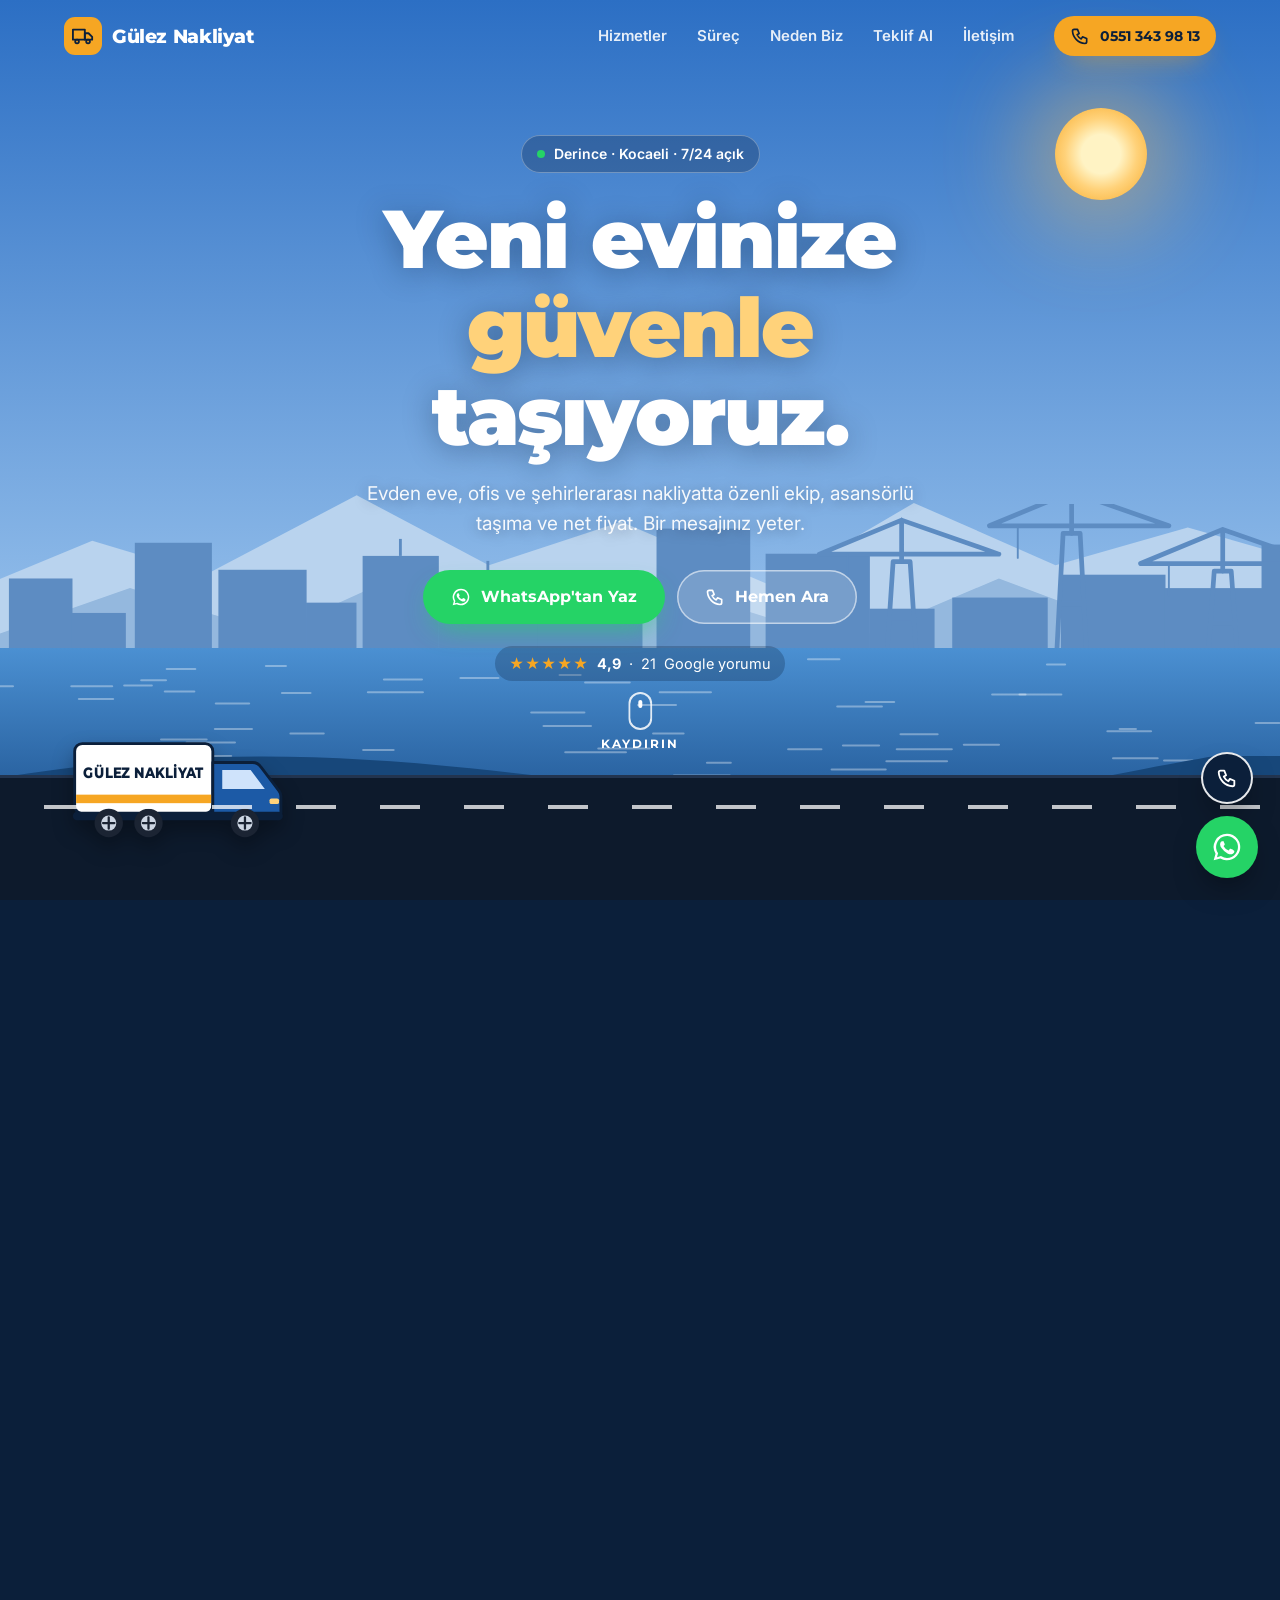
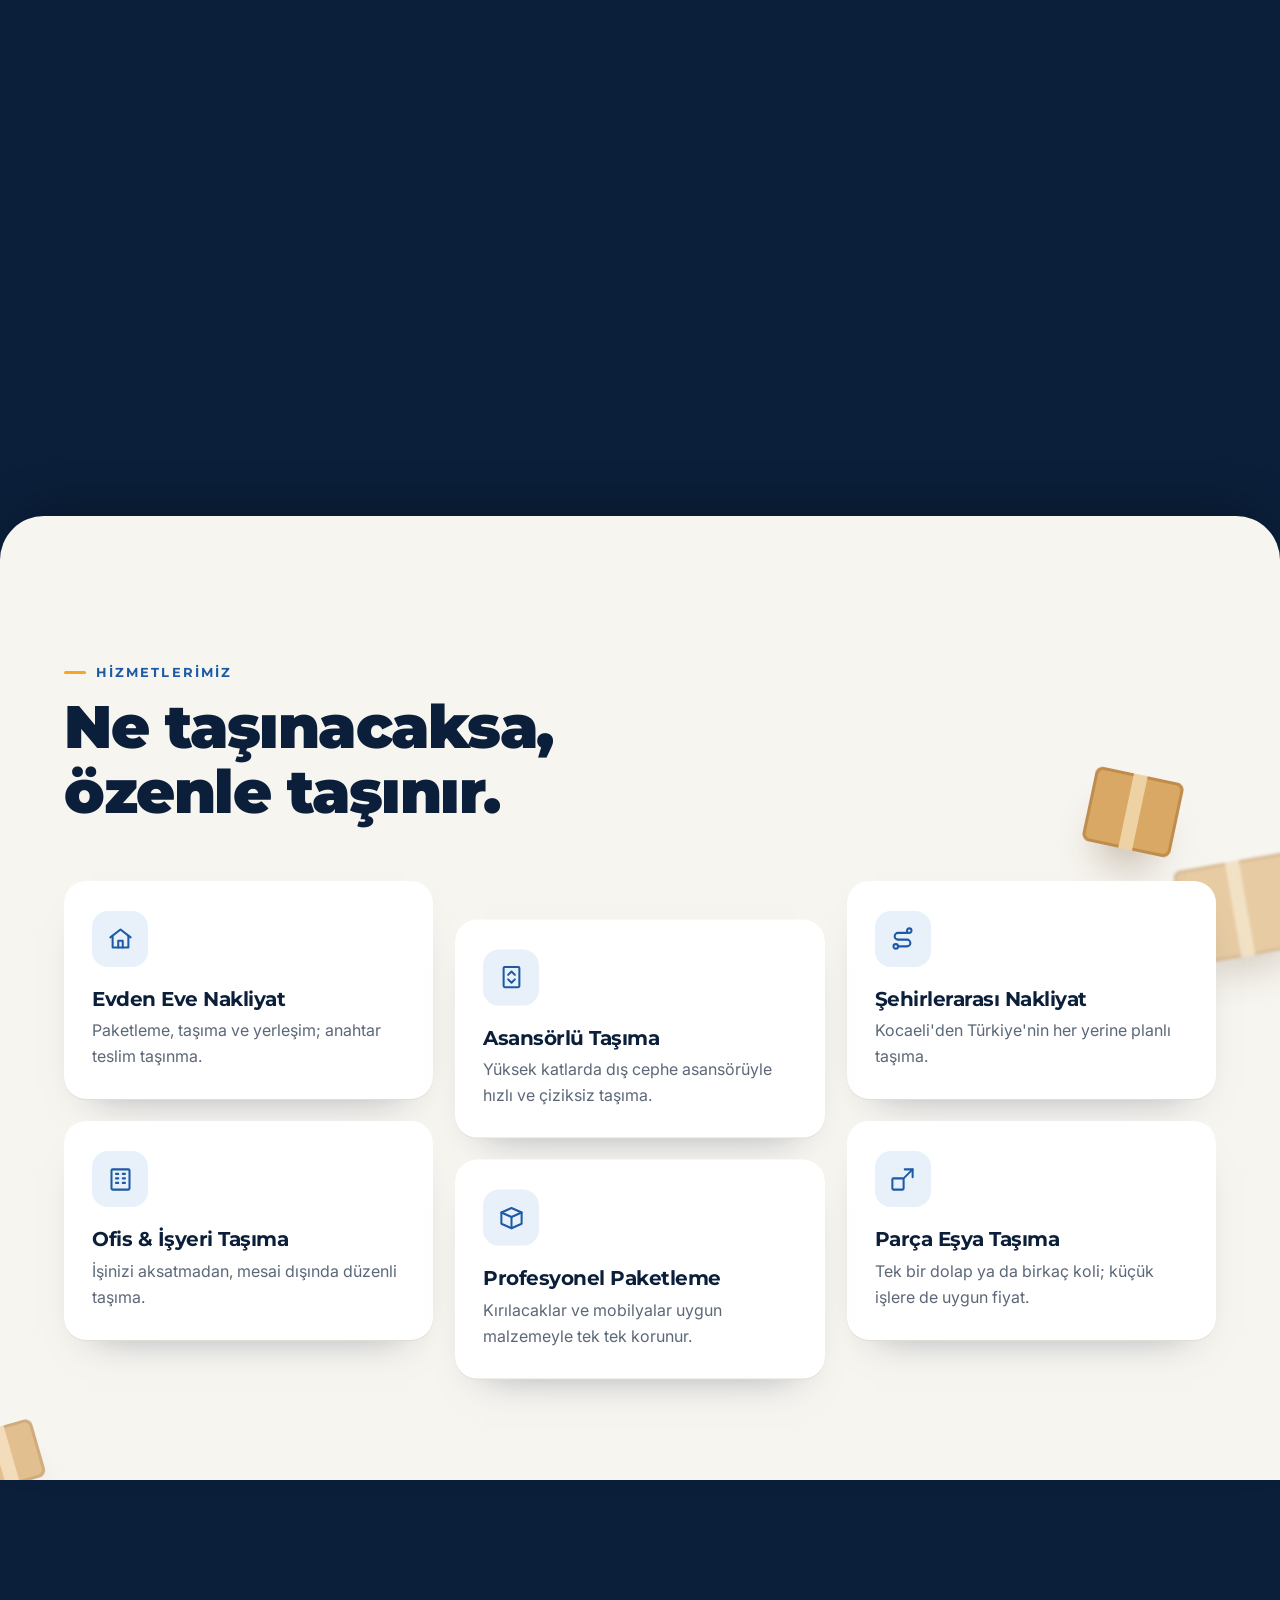
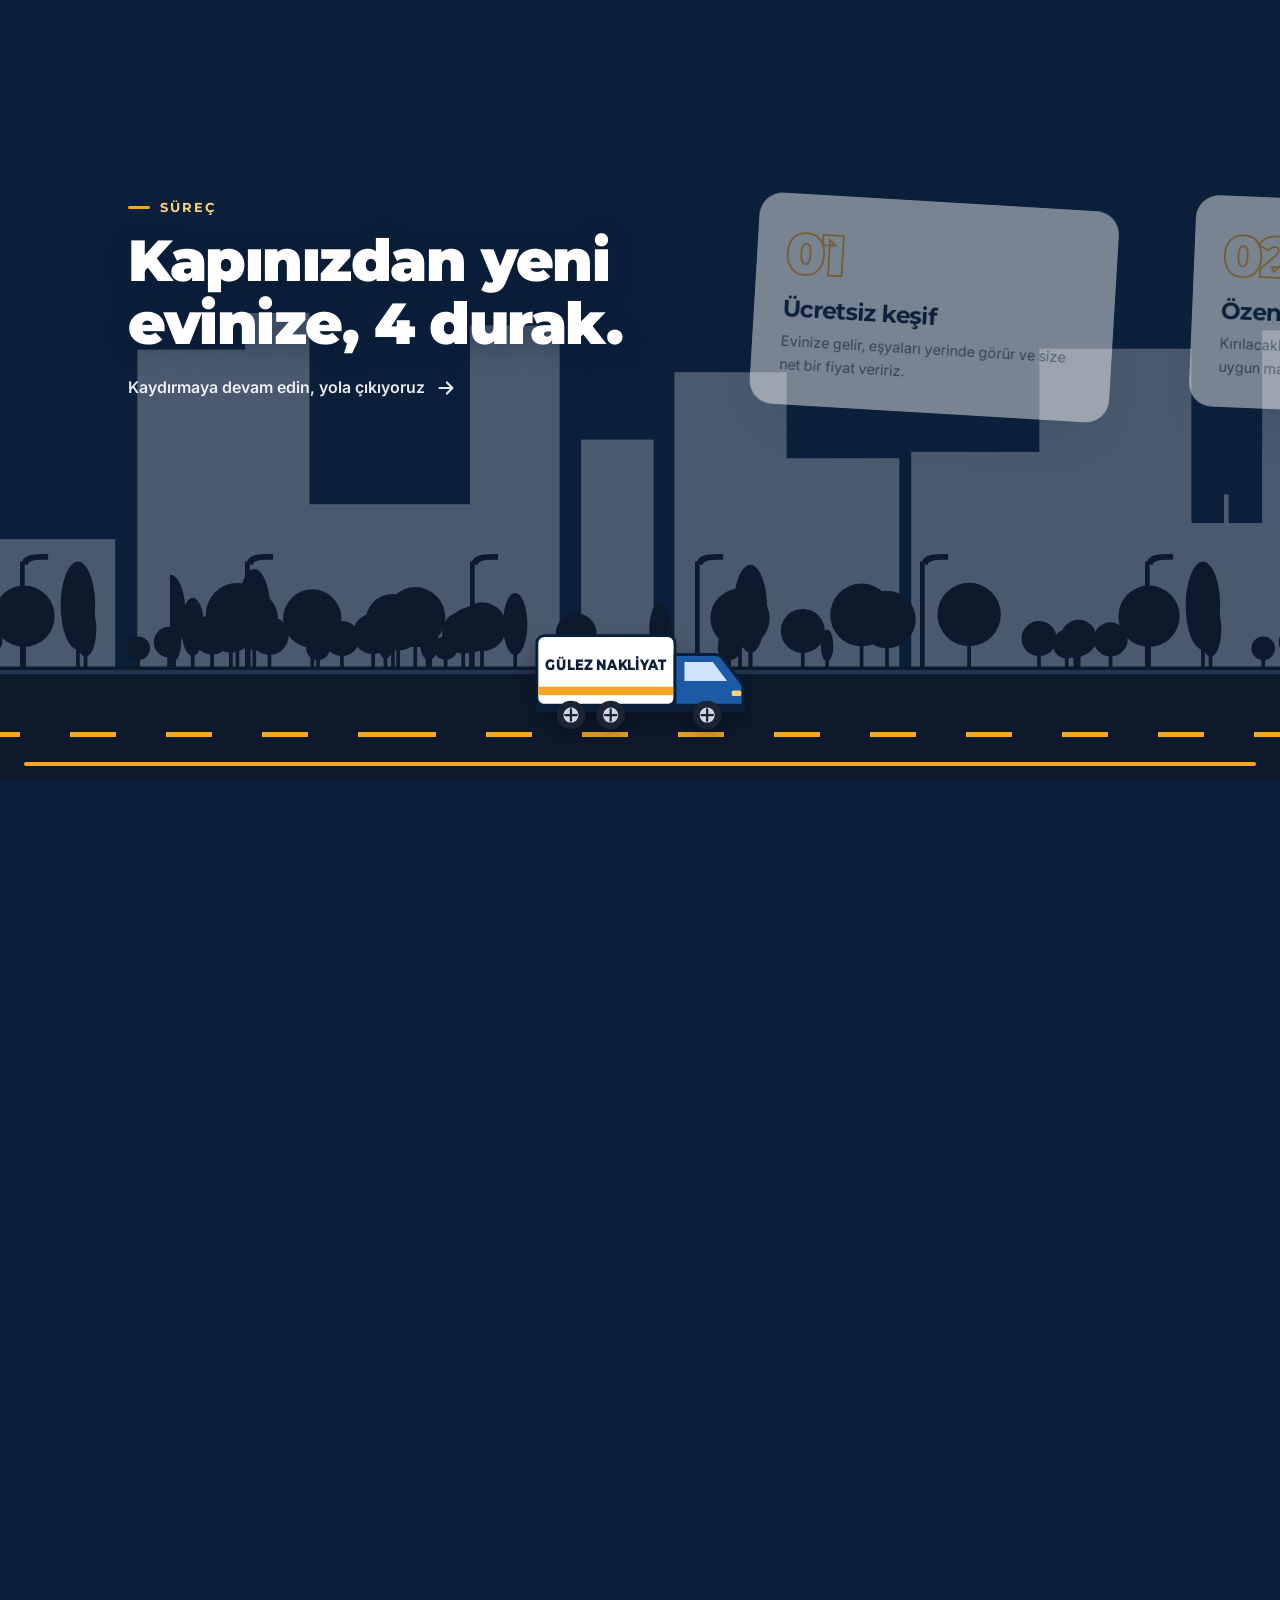
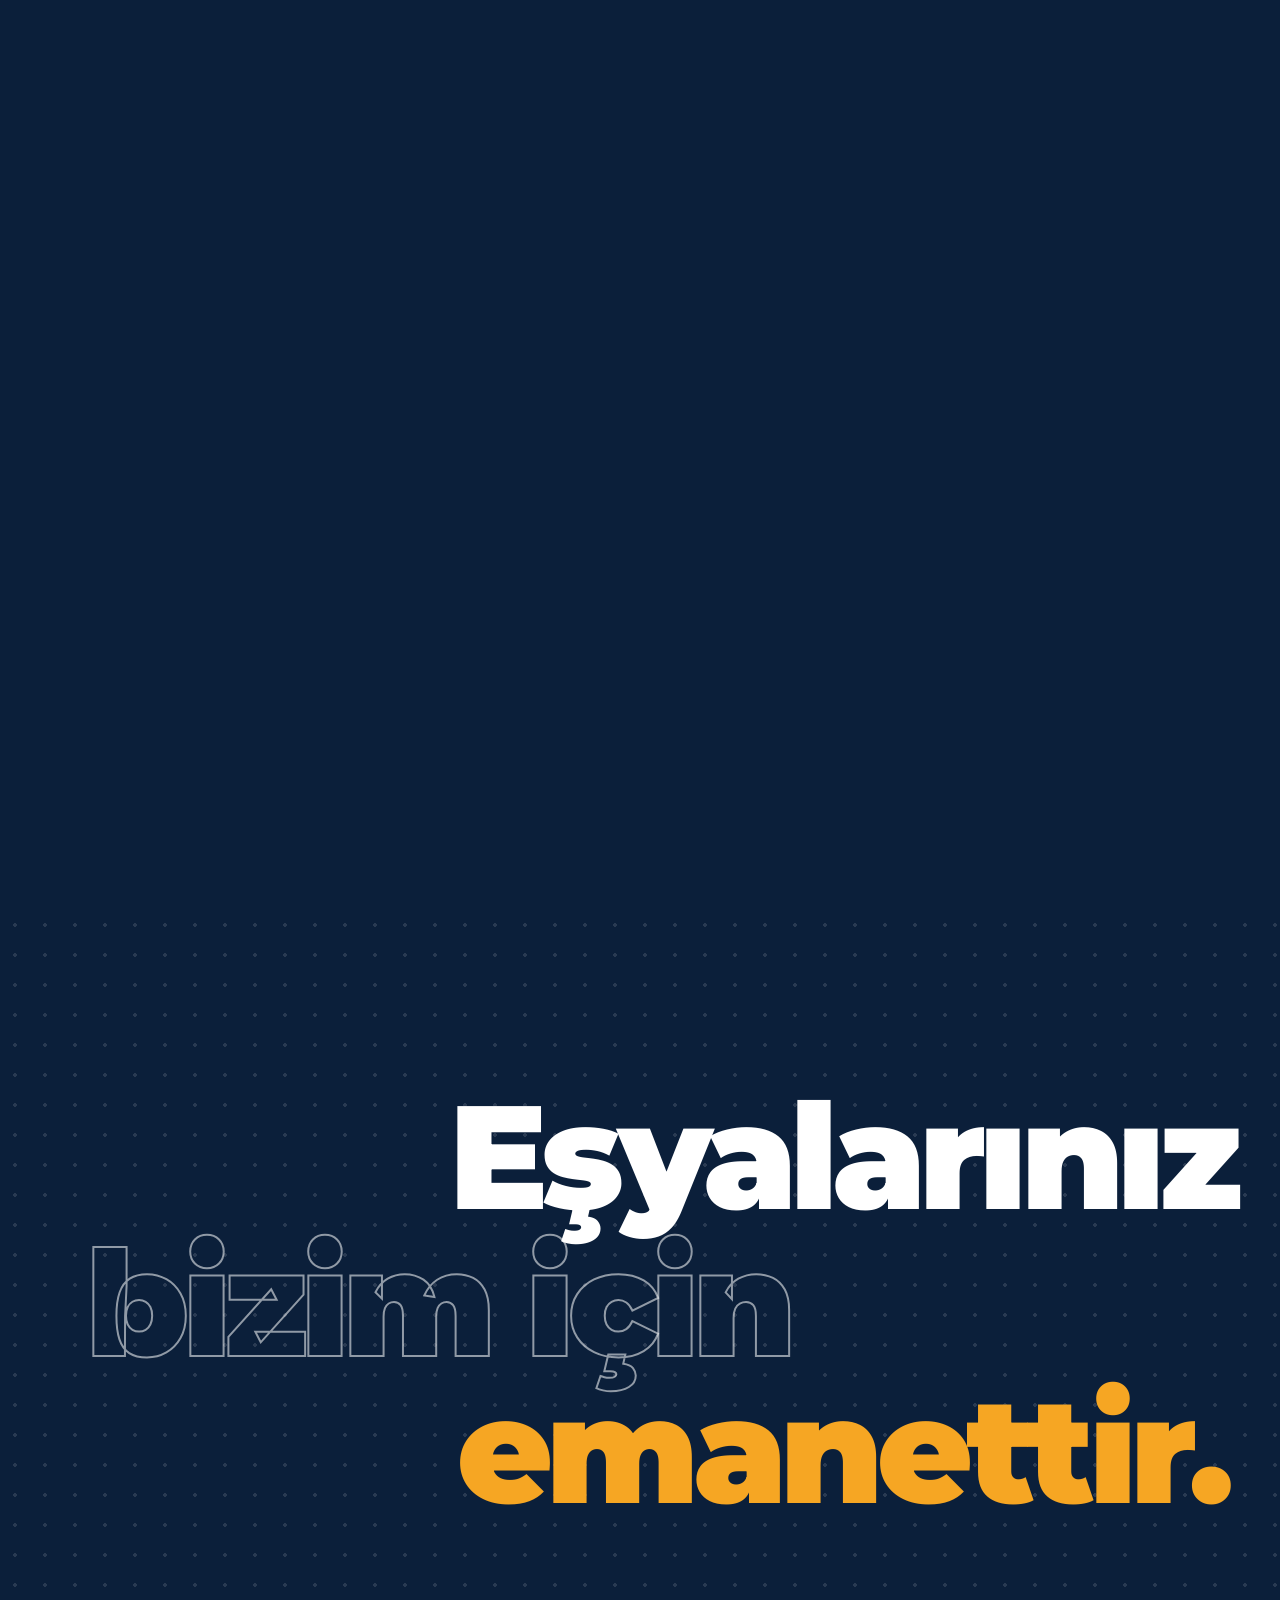
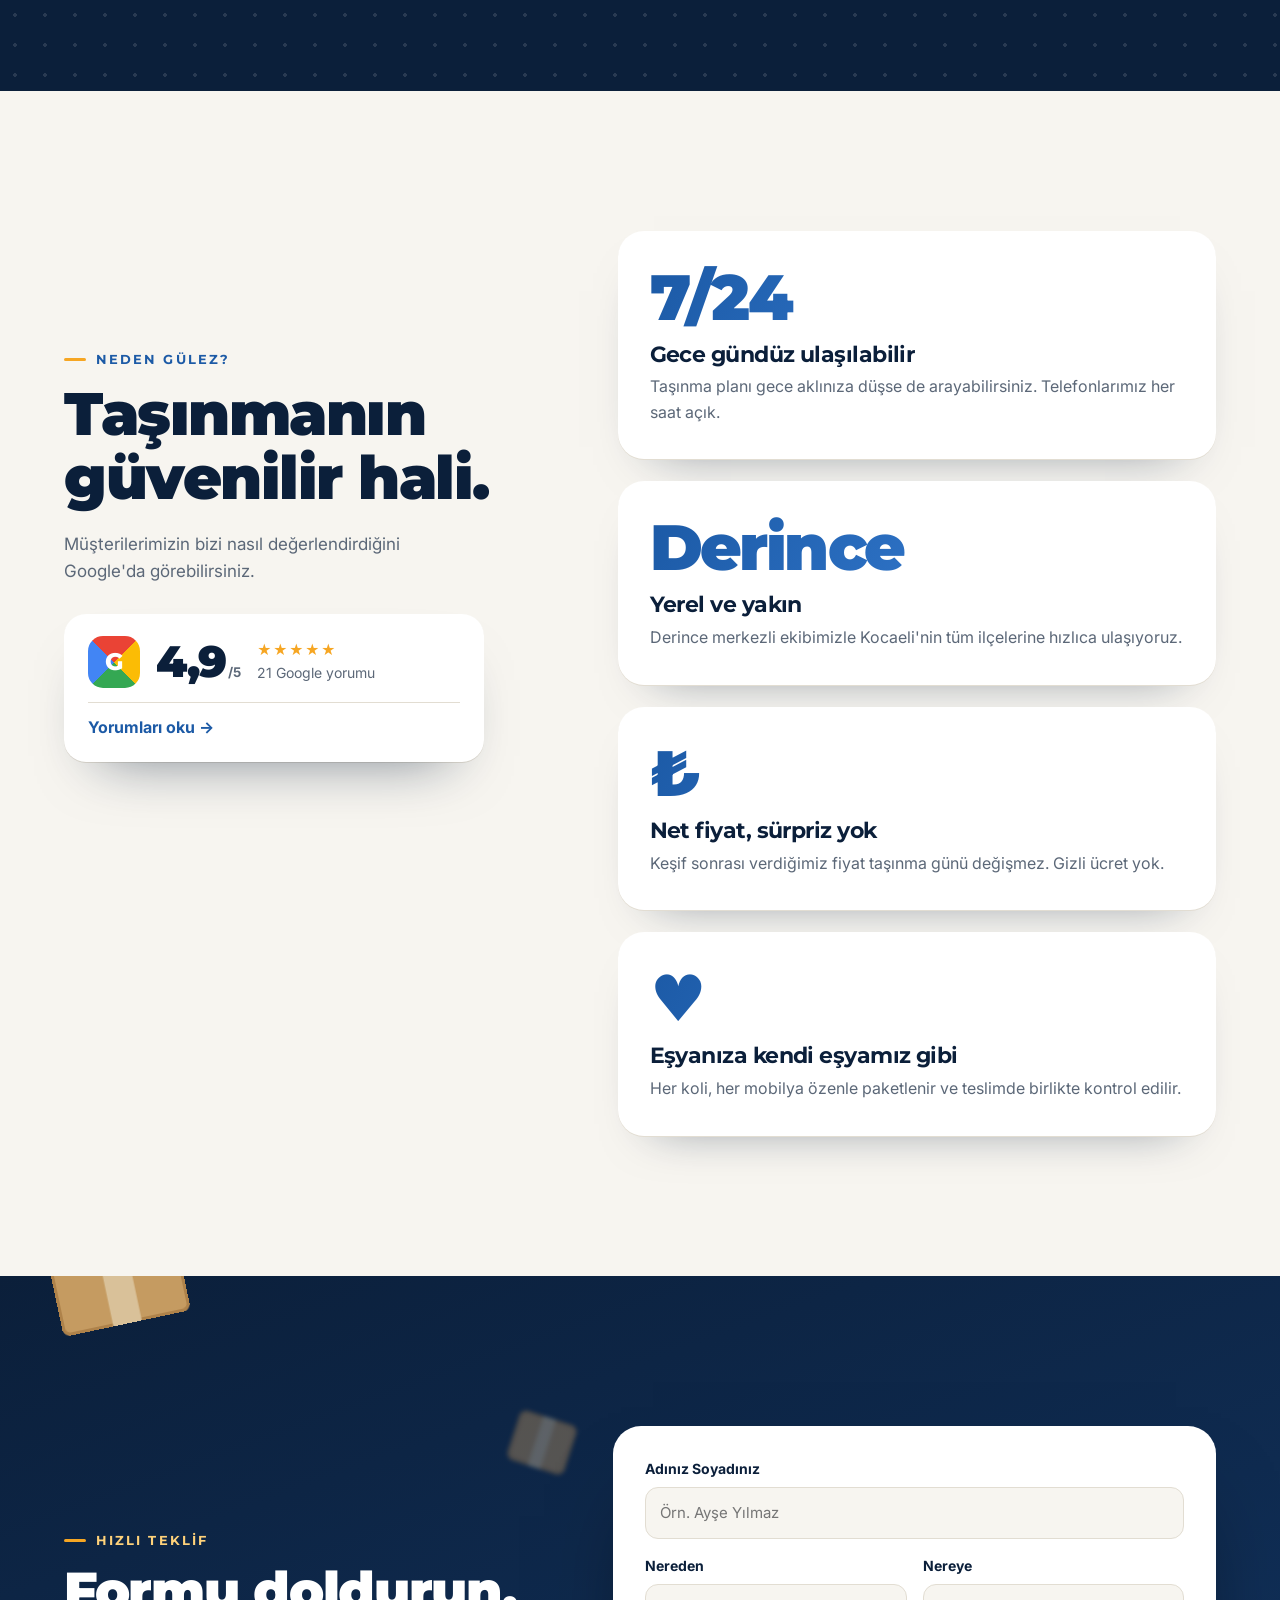
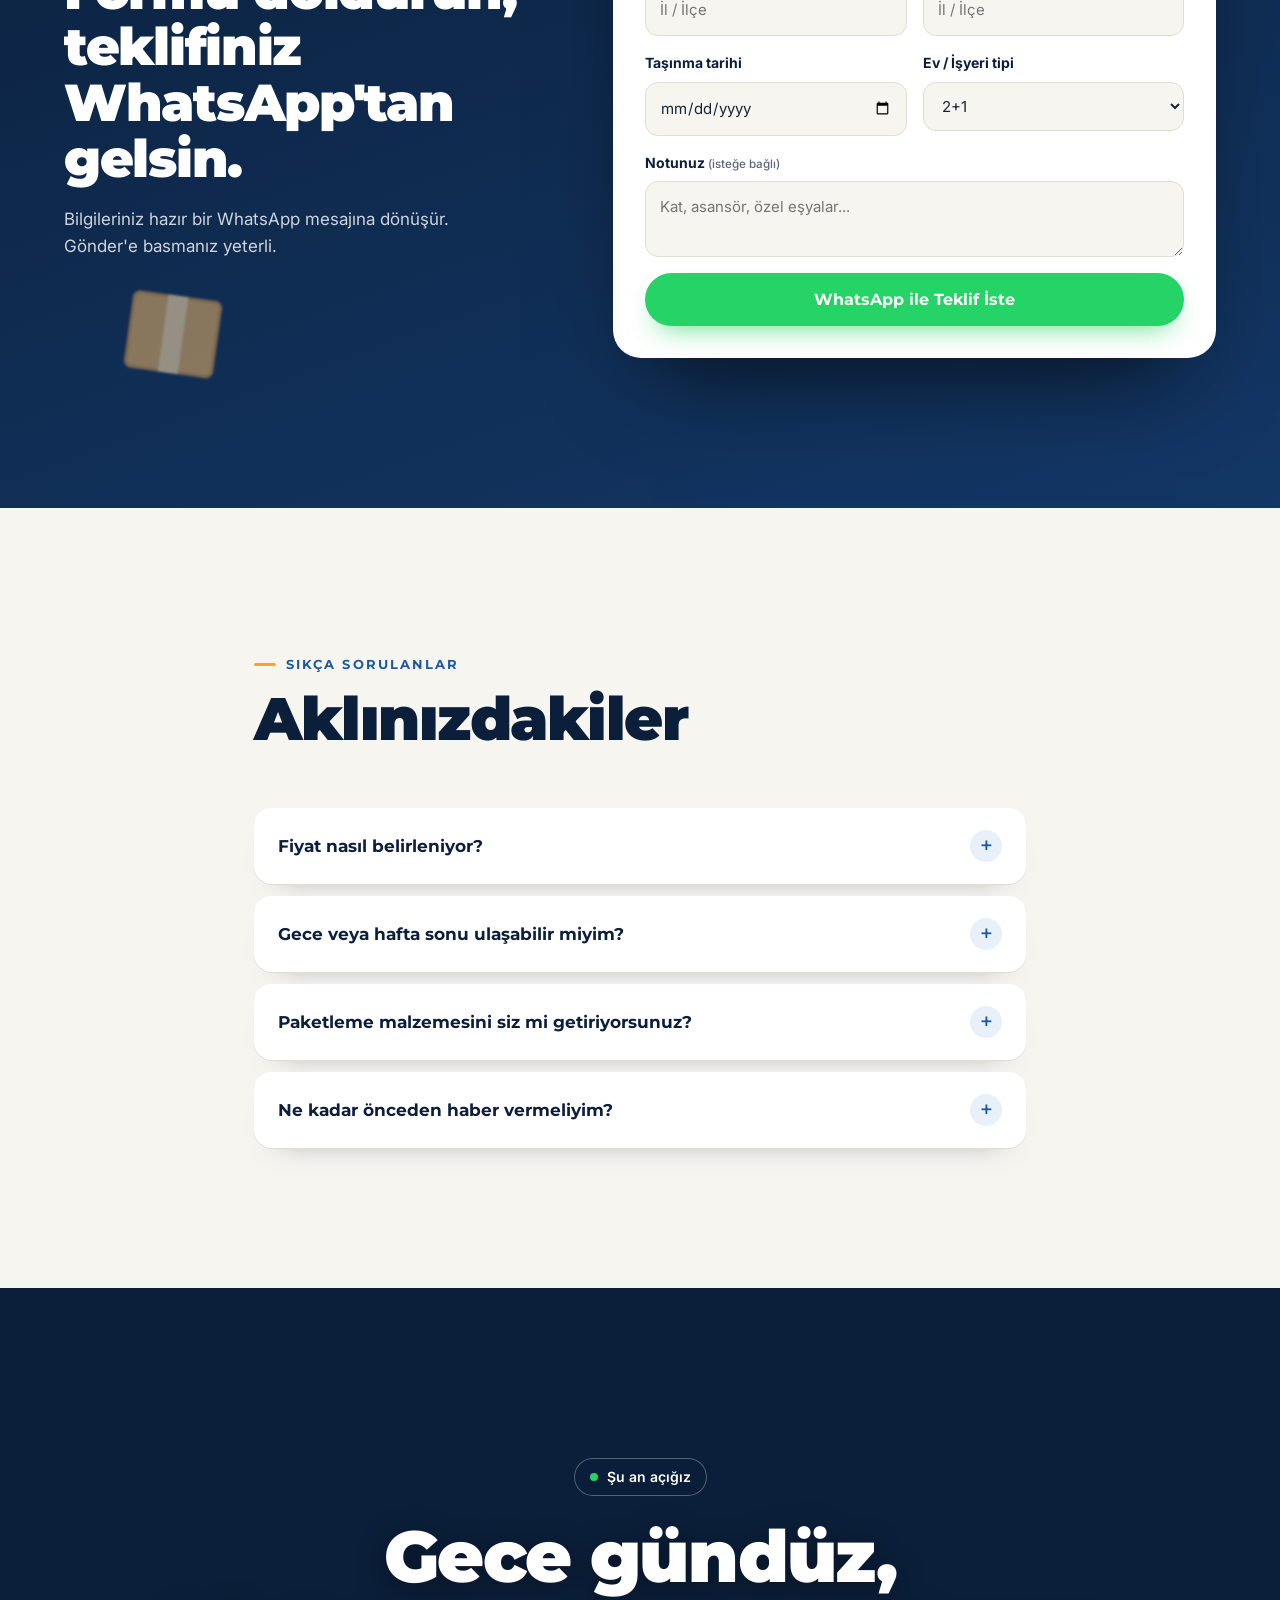
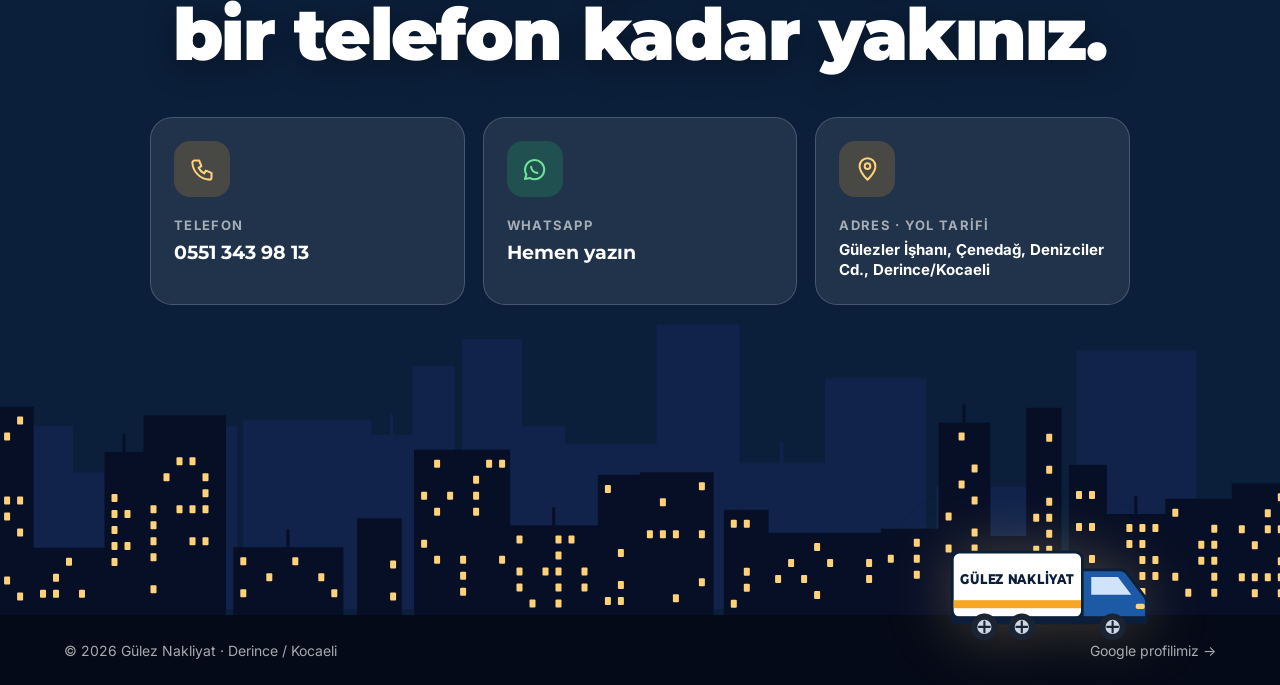
<file: index.html>
<!DOCTYPE html>
<html lang="tr">
<head>
  <meta charset="UTF-8">
  <meta name="viewport" content="width=device-width, initial-scale=1">
  <title>Gülez Nakliyat | Derince Kocaeli Evden Eve Nakliyat</title>
  <meta name="description" content="Gülez Nakliyat: Derince ve Kocaeli'de 7/24 evden eve, ofis ve şehirlerarası nakliyat. Ücretsiz keşif, asansörlü taşıma ve WhatsApp'tan hızlı fiyat teklifi. 0551 343 98 13">
  <meta name="theme-color" content="#0b1f3a">
  <link rel="preconnect" href="https://fonts.googleapis.com">
  <link rel="preconnect" href="https://fonts.gstatic.com" crossorigin>
  <link href="https://fonts.googleapis.com/css2?family=Inter:wght@400;500;600;700&family=Montserrat:wght@600;700;800;900&display=swap" rel="stylesheet">
  <link rel="stylesheet" href="style.css">
</head>
<body>

  <!-- Sabit gökyüzü: scroll ilerledikçe gündüzden geceye döner -->
  <div class="sky" aria-hidden="true">
    <div class="stars"></div>
    <div class="sun"></div>
    <div class="moon"></div>
  </div>

  <div class="topbar" aria-hidden="true"><span></span></div>

  <header class="header">
    <div class="wrap header-inner">
      <a href="#top" class="logo" aria-label="Ana sayfa">
        <span class="logo-mark"><svg viewBox="0 0 24 24" fill="none" stroke="currentColor" stroke-width="2" stroke-linecap="round" stroke-linejoin="round"><path d="M1 5h13v11H1z"/><path d="M14 9h4l4 4v3h-8z"/><circle cx="5.5" cy="18" r="2"/><circle cx="17.5" cy="18" r="2"/></svg></span>
        <span data-firma>Gülez Nakliyat</span>
      </a>
      <nav class="nav" aria-label="Ana menü">
        <a href="#hizmetler">Hizmetler</a>
        <a href="#surec">Süreç</a>
        <a href="#neden">Neden Biz</a>
        <a href="#teklif">Teklif Al</a>
        <a href="#iletisim">İletişim</a>
      </nav>
      <a href="#" class="btn btn-amber header-call" data-tel aria-label="Telefonla ara">
        <svg viewBox="0 0 24 24" fill="none" stroke="currentColor" stroke-width="2" stroke-linecap="round" stroke-linejoin="round"><path d="M5 4h4l2 5-2.5 1.5a11 11 0 0 0 5 5L15 13l5 2v4a2 2 0 0 1-2 2A16 16 0 0 1 3 6a2 2 0 0 1 2-2"/></svg>
        <span data-tel-text>0551 343 98 13</span>
      </a>
    </div>
  </header>

  <main id="top">

    <!-- HERO: Körfez manzarası, katmanlar farklı hızlarda hareket eder -->
    <section class="hero">
      <div class="hero-stage">
      <div class="hero-copy">
        <span class="pill"><i class="dot"></i> Derince · Kocaeli · 7/24 açık</span>
        <h1>Yeni evinize<br><span class="hl">güvenle</span> taşıyoruz.</h1>
        <p>Evden eve, ofis ve şehirlerarası nakliyatta özenli ekip, asansörlü taşıma ve net fiyat. Bir mesajınız yeter.</p>
        <div class="cta">
          <a href="#" class="btn btn-wa btn-lg" data-wa>
            <svg viewBox="0 0 24 24" fill="currentColor"><path d="M12 2a10 10 0 0 0-8.6 15.1L2 22l5-1.3A10 10 0 1 0 12 2zm0 18.2a8.2 8.2 0 0 1-4.2-1.2l-.3-.2-3 .8.8-2.9-.2-.3A8.2 8.2 0 1 1 12 20.2zm4.5-6.1c-.2-.1-1.5-.7-1.7-.8-.2-.1-.4-.1-.6.1l-.8 1c-.1.2-.3.2-.5.1a6.7 6.7 0 0 1-3.3-2.9c-.3-.4.3-.4.7-1.4.1-.2 0-.3 0-.4l-.8-1.8c-.2-.5-.4-.4-.6-.4h-.5a1 1 0 0 0-.7.3 3 3 0 0 0-.9 2.2 5.2 5.2 0 0 0 1.1 2.7 11.8 11.8 0 0 0 4.5 4c1.7.7 2.3.8 3.2.6.5-.1 1.5-.6 1.7-1.2.2-.6.2-1.1.2-1.2-.1-.1-.3-.2-.5-.3z"/></svg>
            WhatsApp'tan Yaz
          </a>
          <a href="#" class="btn btn-glass btn-lg" data-tel>
            <svg viewBox="0 0 24 24" fill="none" stroke="currentColor" stroke-width="2" stroke-linecap="round" stroke-linejoin="round"><path d="M5 4h4l2 5-2.5 1.5a11 11 0 0 0 5 5L15 13l5 2v4a2 2 0 0 1-2 2A16 16 0 0 1 3 6a2 2 0 0 1 2-2"/></svg>
            Hemen Ara
          </a>
        </div>
        <a href="#" class="rating" data-google target="_blank" rel="noopener">
          <span class="stars-txt">★★★★★</span>
          <b data-puan>4,9</b> · <span data-yorum>21</span> Google yorumu
        </a>
      </div>

      <div class="hero-copy2" aria-hidden="true">
        <span>Körfezin iki yakasından</span>
        <strong>Türkiye'nin her yerine.</strong>
      </div>

      <!-- data-z: 0 = en uzak (yavaş), 1 = en yakın (hızlı) -->
      <div class="layer l-mountains" data-z="0.05" aria-hidden="true"></div>
      <div class="layer l-city" data-z="0.15" aria-hidden="true"></div>
      <div class="layer l-water" data-z="0.3" aria-hidden="true"><div class="ship"></div></div>
      <div class="layer l-hills" data-z="0.5" aria-hidden="true"></div>
      <div class="layer l-road" data-z="0.08" aria-hidden="true"><div class="hero-truck" data-truck></div></div>

      <div class="scroll-cue" aria-hidden="true"><span class="mouse"></span>Kaydırın</div>
      </div>
    </section>

    <!-- HİZMETLER -->
    <section class="paper curtain" id="hizmetler">
      <span class="float-box fb1" data-speed="-0.25" aria-hidden="true"></span>
      <span class="float-box fb2" data-speed="0.18" aria-hidden="true"></span>
      <span class="float-box fb3" data-speed="-0.12" aria-hidden="true"></span>

      <div class="wrap">
        <div class="head reveal">
          <span class="kicker">Hizmetlerimiz</span>
          <h2>Ne taşınacaksa,<br>özenle taşınır.</h2>
        </div>

        <div class="services">
          <article class="svc reveal">
            <span class="svc-icon"><svg viewBox="0 0 24 24"><path d="M3 11l9-7 9 7"/><path d="M5 10v10h14V10"/><path d="M10 20v-6h4v6"/></svg></span>
            <h3>Evden Eve Nakliyat</h3>
            <p>Paketleme, taşıma ve yerleşim; anahtar teslim taşınma.</p>
          </article>
          <article class="svc reveal" data-speed="-0.07" data-dsk>
            <span class="svc-icon"><svg viewBox="0 0 24 24"><rect x="5" y="3" width="14" height="18" rx="1"/><path d="M9 10l3-3 3 3M9 14l3 3 3-3"/></svg></span>
            <h3>Asansörlü Taşıma</h3>
            <p>Yüksek katlarda dış cephe asansörüyle hızlı ve çiziksiz taşıma.</p>
          </article>
          <article class="svc reveal">
            <span class="svc-icon"><svg viewBox="0 0 24 24"><circle cx="6" cy="19" r="2"/><circle cx="18" cy="5" r="2"/><path d="M8 19h8a3 3 0 0 0 0-6H8a3 3 0 0 1 0-6h8"/></svg></span>
            <h3>Şehirlerarası Nakliyat</h3>
            <p>Kocaeli'den Türkiye'nin her yerine planlı taşıma.</p>
          </article>
          <article class="svc reveal">
            <span class="svc-icon"><svg viewBox="0 0 24 24"><rect x="4" y="3" width="16" height="18" rx="1"/><path d="M8 7h2M14 7h2M8 11h2M14 11h2M8 15h2M14 15h2"/></svg></span>
            <h3>Ofis &amp; İşyeri Taşıma</h3>
            <p>İşinizi aksatmadan, mesai dışında düzenli taşıma.</p>
          </article>
          <article class="svc reveal" data-speed="-0.07" data-dsk>
            <span class="svc-icon"><svg viewBox="0 0 24 24"><path d="M3 7l9-4 9 4-9 4-9-4z"/><path d="M3 7v10l9 4 9-4V7"/><path d="M12 11v10"/></svg></span>
            <h3>Profesyonel Paketleme</h3>
            <p>Kırılacaklar ve mobilyalar uygun malzemeyle tek tek korunur.</p>
          </article>
          <article class="svc reveal">
            <span class="svc-icon"><svg viewBox="0 0 24 24"><path d="M14 3h7v7"/><path d="M21 3l-8 8"/><rect x="3" y="11" width="10" height="10" rx="1"/></svg></span>
            <h3>Parça Eşya Taşıma</h3>
            <p>Tek bir dolap ya da birkaç koli; küçük işlere de uygun fiyat.</p>
          </article>
        </div>
      </div>
    </section>

    <!-- SÜREÇ: dikey scroll ile yatay ilerleyen yolculuk -->
    <section class="hs" id="surec">
      <div class="hs-sticky">
        <div class="hs-far" aria-hidden="true"></div>
        <div class="hs-mid" aria-hidden="true"></div>

        <div class="hs-track">
          <div class="hs-panel hs-intro">
            <span class="kicker light">Süreç</span>
            <h2>Kapınızdan yeni evinize, 4 durak.</h2>
            <p class="hs-hint">Kaydırmaya devam edin, yola çıkıyoruz
              <svg viewBox="0 0 24 24" fill="none" stroke="currentColor" stroke-width="2.4" stroke-linecap="round" stroke-linejoin="round"><path d="M5 12h14M13 6l6 6-6 6"/></svg>
            </p>
          </div>
          <article class="hs-panel step">
            <span class="step-num">01</span>
            <h3>Ücretsiz keşif</h3>
            <p>Evinize gelir, eşyaları yerinde görür ve size net bir fiyat veririz.</p>
          </article>
          <article class="hs-panel step">
            <span class="step-num">02</span>
            <h3>Özenli paketleme</h3>
            <p>Kırılacaklar, mobilyalar ve beyaz eşyalar uygun malzemeyle korunur.</p>
          </article>
          <article class="hs-panel step">
            <span class="step-num">03</span>
            <h3>Güvenli yolculuk</h3>
            <p>Asansörlü sistem ve kapalı kasa araçla eşyalarınız yola çıkar.</p>
          </article>
          <article class="hs-panel step">
            <span class="step-num">04</span>
            <h3>Yerleşim</h3>
            <p>Mobilyalar kurulur, her şey istediğiniz yere yerleştirilir.</p>
          </article>
          <div class="hs-panel hs-end">
            <h3>Sıradaki durak<br>sizin yeni eviniz.</h3>
            <a href="#teklif" class="btn btn-amber btn-lg">Teklif Al</a>
          </div>
        </div>

        <div class="hs-road" aria-hidden="true">
          <span class="hs-dash"></span>
          <div class="hs-truck" data-truck></div>
        </div>
        <div class="hs-progress" aria-hidden="true"><span></span></div>
      </div>
    </section>

    <!-- BÜYÜK YAZI BANDI -->
    <section class="band" aria-label="Eşyalarınız bizim için emanettir">
      <div class="band-dots" data-speed="0.3" aria-hidden="true"></div>
      <p class="band-line" data-dir="-1" aria-hidden="true">Eşyalarınız</p>
      <p class="band-line outline" data-dir="1" aria-hidden="true">bizim için</p>
      <p class="band-line" data-dir="-1" aria-hidden="true"><em>emanettir.</em></p>
    </section>

    <!-- NEDEN BİZ: sol taraf sabit, sağ taraf akar -->
    <section class="paper" id="neden">
      <div class="wrap why">
        <div class="why-sticky">
          <span class="kicker">Neden Gülez?</span>
          <h2>Taşınmanın güvenilir hali.</h2>
          <p class="why-lead">Müşterilerimizin bizi nasıl değerlendirdiğini Google'da görebilirsiniz.</p>
          <a href="#" class="g-card" data-google target="_blank" rel="noopener">
            <span class="g-logo">G</span>
            <span class="g-score"><b data-puan>4,9</b><small>/5</small></span>
            <span class="g-meta"><span class="stars-txt">★★★★★</span><span><span data-yorum>21</span> Google yorumu</span></span>
            <span class="g-go">Yorumları oku →</span>
          </a>
        </div>

        <div class="why-list">
          <article class="why-item reveal">
            <span class="why-big">7/24</span>
            <h3>Gece gündüz ulaşılabilir</h3>
            <p>Taşınma planı gece aklınıza düşse de arayabilirsiniz. Telefonlarımız her saat açık.</p>
          </article>
          <article class="why-item reveal">
            <span class="why-big">Derince</span>
            <h3>Yerel ve yakın</h3>
            <p>Derince merkezli ekibimizle Kocaeli'nin tüm ilçelerine hızlıca ulaşıyoruz.</p>
          </article>
          <article class="why-item reveal">
            <span class="why-big">₺</span>
            <h3>Net fiyat, sürpriz yok</h3>
            <p>Keşif sonrası verdiğimiz fiyat taşınma günü değişmez. Gizli ücret yok.</p>
          </article>
          <article class="why-item reveal">
            <span class="why-big">♥</span>
            <h3>Eşyanıza kendi eşyamız gibi</h3>
            <p>Her koli, her mobilya özenle paketlenir ve teslimde birlikte kontrol edilir.</p>
          </article>
        </div>
      </div>
    </section>

    <!-- TEKLİF FORMU → WhatsApp -->
    <section class="quote" id="teklif">
      <span class="qbox q1" data-speed="0.35" aria-hidden="true"></span>
      <span class="qbox q2" data-speed="-0.2" aria-hidden="true"></span>
      <span class="qbox q3" data-speed="0.15" aria-hidden="true"></span>
      <span class="qbox q4" data-speed="-0.4" aria-hidden="true"></span>

      <div class="wrap quote-grid">
        <div class="quote-text reveal">
          <span class="kicker light">Hızlı teklif</span>
          <h2>Formu doldurun, teklifiniz WhatsApp'tan gelsin.</h2>
          <p>Bilgileriniz hazır bir WhatsApp mesajına dönüşür. Gönder'e basmanız yeterli.</p>
        </div>

        <form class="form reveal" id="teklifForm" novalidate>
          <div class="field full">
            <label for="ad">Adınız Soyadınız</label>
            <input id="ad" name="ad" type="text" autocomplete="name" placeholder="Örn. Ayşe Yılmaz" required>
          </div>
          <div class="field">
            <label for="nereden">Nereden</label>
            <input id="nereden" name="nereden" type="text" placeholder="İl / İlçe" required>
          </div>
          <div class="field">
            <label for="nereye">Nereye</label>
            <input id="nereye" name="nereye" type="text" placeholder="İl / İlçe" required>
          </div>
          <div class="field">
            <label for="tarih">Taşınma tarihi</label>
            <input id="tarih" name="tarih" type="date">
          </div>
          <div class="field">
            <label for="tip">Ev / İşyeri tipi</label>
            <select id="tip" name="tip">
              <option>1+1</option>
              <option selected>2+1</option>
              <option>3+1</option>
              <option>4+1 ve üzeri</option>
              <option>Villa</option>
              <option>Ofis / İşyeri</option>
              <option>Parça eşya</option>
            </select>
          </div>
          <div class="field full">
            <label for="not">Notunuz <small>(isteğe bağlı)</small></label>
            <textarea id="not" name="not" rows="2" placeholder="Kat, asansör, özel eşyalar..."></textarea>
          </div>
          <p class="form-error" role="alert" hidden>Lütfen ad, nereden ve nereye alanlarını doldurun.</p>
          <button type="submit" class="btn btn-wa btn-lg full">WhatsApp ile Teklif İste</button>
        </form>
      </div>
    </section>

    <!-- SSS -->
    <section class="paper" id="sss">
      <div class="wrap narrow">
        <div class="head reveal">
          <span class="kicker">Sıkça sorulanlar</span>
          <h2>Aklınızdakiler</h2>
        </div>
        <div class="faq">
          <details class="reveal">
            <summary>Fiyat nasıl belirleniyor?</summary>
            <p>Eşya miktarı, kat ve asansör durumu, mesafe ve tarihe göre. Ücretsiz keşif sonrası net fiyat veriyoruz.</p>
          </details>
          <details class="reveal">
            <summary>Gece veya hafta sonu ulaşabilir miyim?</summary>
            <p>Evet, 7/24 açığız. Dilediğiniz saatte arayabilir ya da WhatsApp'tan yazabilirsiniz.</p>
          </details>
          <details class="reveal">
            <summary>Paketleme malzemesini siz mi getiriyorsunuz?</summary>
            <p>Evet. Koli, streç film, baloncuklu naylon ve battaniye gibi tüm malzemeleri ekibimiz getirir.</p>
          </details>
          <details class="reveal">
            <summary>Ne kadar önceden haber vermeliyim?</summary>
            <p>Mümkünse 1–2 hafta önce. Ay sonları yoğun olur; acil taşımalar için de bizi arayın.</p>
          </details>
        </div>
      </div>
    </section>

    <!-- GECE: iletişim + footer -->
    <section class="night" id="iletisim">
      <div class="wrap night-copy">
        <span class="pill"><i class="dot"></i> Şu an açığız</span>
        <h2 class="reveal">Gece gündüz,<br>bir telefon kadar yakınız.</h2>

        <div class="night-cards">
          <a href="#" class="glass reveal" data-tel>
            <span class="gc-icon"><svg viewBox="0 0 24 24"><path d="M5 4h4l2 5-2.5 1.5a11 11 0 0 0 5 5L15 13l5 2v4a2 2 0 0 1-2 2A16 16 0 0 1 3 6a2 2 0 0 1 2-2"/></svg></span>
            <span class="gc-t">Telefon</span>
            <span class="gc-v" data-tel-text>0551 343 98 13</span>
          </a>
          <a href="#" class="glass reveal" data-wa>
            <span class="gc-icon wa"><svg viewBox="0 0 24 24"><path d="M3.5 20.5l1.3-4A8.5 8.5 0 1 1 8 19.6z"/><path d="M9 9.5c0 3 2.5 5.5 5.5 5.5"/></svg></span>
            <span class="gc-t">WhatsApp</span>
            <span class="gc-v">Hemen yazın</span>
          </a>
          <a href="#" class="glass reveal" data-google target="_blank" rel="noopener">
            <span class="gc-icon"><svg viewBox="0 0 24 24"><path d="M12 21s-7-6.2-7-12a7 7 0 0 1 14 0c0 5.8-7 12-7 12z"/><circle cx="12" cy="9" r="2.5"/></svg></span>
            <span class="gc-t">Adres · Yol tarifi</span>
            <span class="gc-v sm" data-adres>Gülezler İşhanı, Çenedağ, Denizciler Cd., Derince/Kocaeli</span>
          </a>
        </div>
      </div>

      <div class="night-city back" data-speed="0.12" aria-hidden="true"></div>
      <div class="night-city front" aria-hidden="true"></div>
      <div class="night-ground" aria-hidden="true"><div class="night-truck" data-truck></div></div>

      <footer class="footer">
        <div class="wrap footer-inner">
          <span>© <span id="yil"></span> <span data-firma>Gülez Nakliyat</span> · Derince / Kocaeli</span>
          <a href="#" data-google target="_blank" rel="noopener">Google profilimiz →</a>
        </div>
      </footer>
    </section>
  </main>

  <!-- Masaüstü yüzen butonlar -->
  <div class="fab-stack">
    <a href="#" class="fab fab-call" data-tel aria-label="Telefonla ara">
      <svg viewBox="0 0 24 24" fill="none" stroke="currentColor" stroke-width="2" stroke-linecap="round" stroke-linejoin="round"><path d="M5 4h4l2 5-2.5 1.5a11 11 0 0 0 5 5L15 13l5 2v4a2 2 0 0 1-2 2A16 16 0 0 1 3 6a2 2 0 0 1 2-2"/></svg>
    </a>
    <a href="#" class="fab fab-wa" data-wa aria-label="WhatsApp'tan mesaj gönder">
      <svg viewBox="0 0 24 24" fill="currentColor"><path d="M12 2a10 10 0 0 0-8.6 15.1L2 22l5-1.3A10 10 0 1 0 12 2zm0 18.2a8.2 8.2 0 0 1-4.2-1.2l-.3-.2-3 .8.8-2.9-.2-.3A8.2 8.2 0 1 1 12 20.2zm4.5-6.1c-.2-.1-1.5-.7-1.7-.8-.2-.1-.4-.1-.6.1l-.8 1c-.1.2-.3.2-.5.1a6.7 6.7 0 0 1-3.3-2.9c-.3-.4.3-.4.7-1.4.1-.2 0-.3 0-.4l-.8-1.8c-.2-.5-.4-.4-.6-.4h-.5a1 1 0 0 0-.7.3 3 3 0 0 0-.9 2.2 5.2 5.2 0 0 0 1.1 2.7 11.8 11.8 0 0 0 4.5 4c1.7.7 2.3.8 3.2.6.5-.1 1.5-.6 1.7-1.2.2-.6.2-1.1.2-1.2-.1-.1-.3-.2-.5-.3z"/></svg>
    </a>
  </div>

  <!-- Mobil alt bar -->
  <div class="mobile-bar">
    <a href="#" class="mb-call" data-tel>
      <svg viewBox="0 0 24 24" fill="none" stroke="currentColor" stroke-width="2" stroke-linecap="round" stroke-linejoin="round"><path d="M5 4h4l2 5-2.5 1.5a11 11 0 0 0 5 5L15 13l5 2v4a2 2 0 0 1-2 2A16 16 0 0 1 3 6a2 2 0 0 1 2-2"/></svg>
      Ara
    </a>
    <a href="#" class="mb-wa" data-wa>
      <svg viewBox="0 0 24 24" fill="currentColor"><path d="M12 2a10 10 0 0 0-8.6 15.1L2 22l5-1.3A10 10 0 1 0 12 2zm0 18.2a8.2 8.2 0 0 1-4.2-1.2l-.3-.2-3 .8.8-2.9-.2-.3A8.2 8.2 0 1 1 12 20.2zm4.5-6.1c-.2-.1-1.5-.7-1.7-.8-.2-.1-.4-.1-.6.1l-.8 1c-.1.2-.3.2-.5.1a6.7 6.7 0 0 1-3.3-2.9c-.3-.4.3-.4.7-1.4.1-.2 0-.3 0-.4l-.8-1.8c-.2-.5-.4-.4-.6-.4h-.5a1 1 0 0 0-.7.3 3 3 0 0 0-.9 2.2 5.2 5.2 0 0 0 1.1 2.7 11.8 11.8 0 0 0 4.5 4c1.7.7 2.3.8 3.2.6.5-.1 1.5-.6 1.7-1.2.2-.6.2-1.1.2-1.2-.1-.1-.3-.2-.5-.3z"/></svg>
      WhatsApp
    </a>
  </div>

  <script src="script.js"></script>
</body>
</html>
</file>
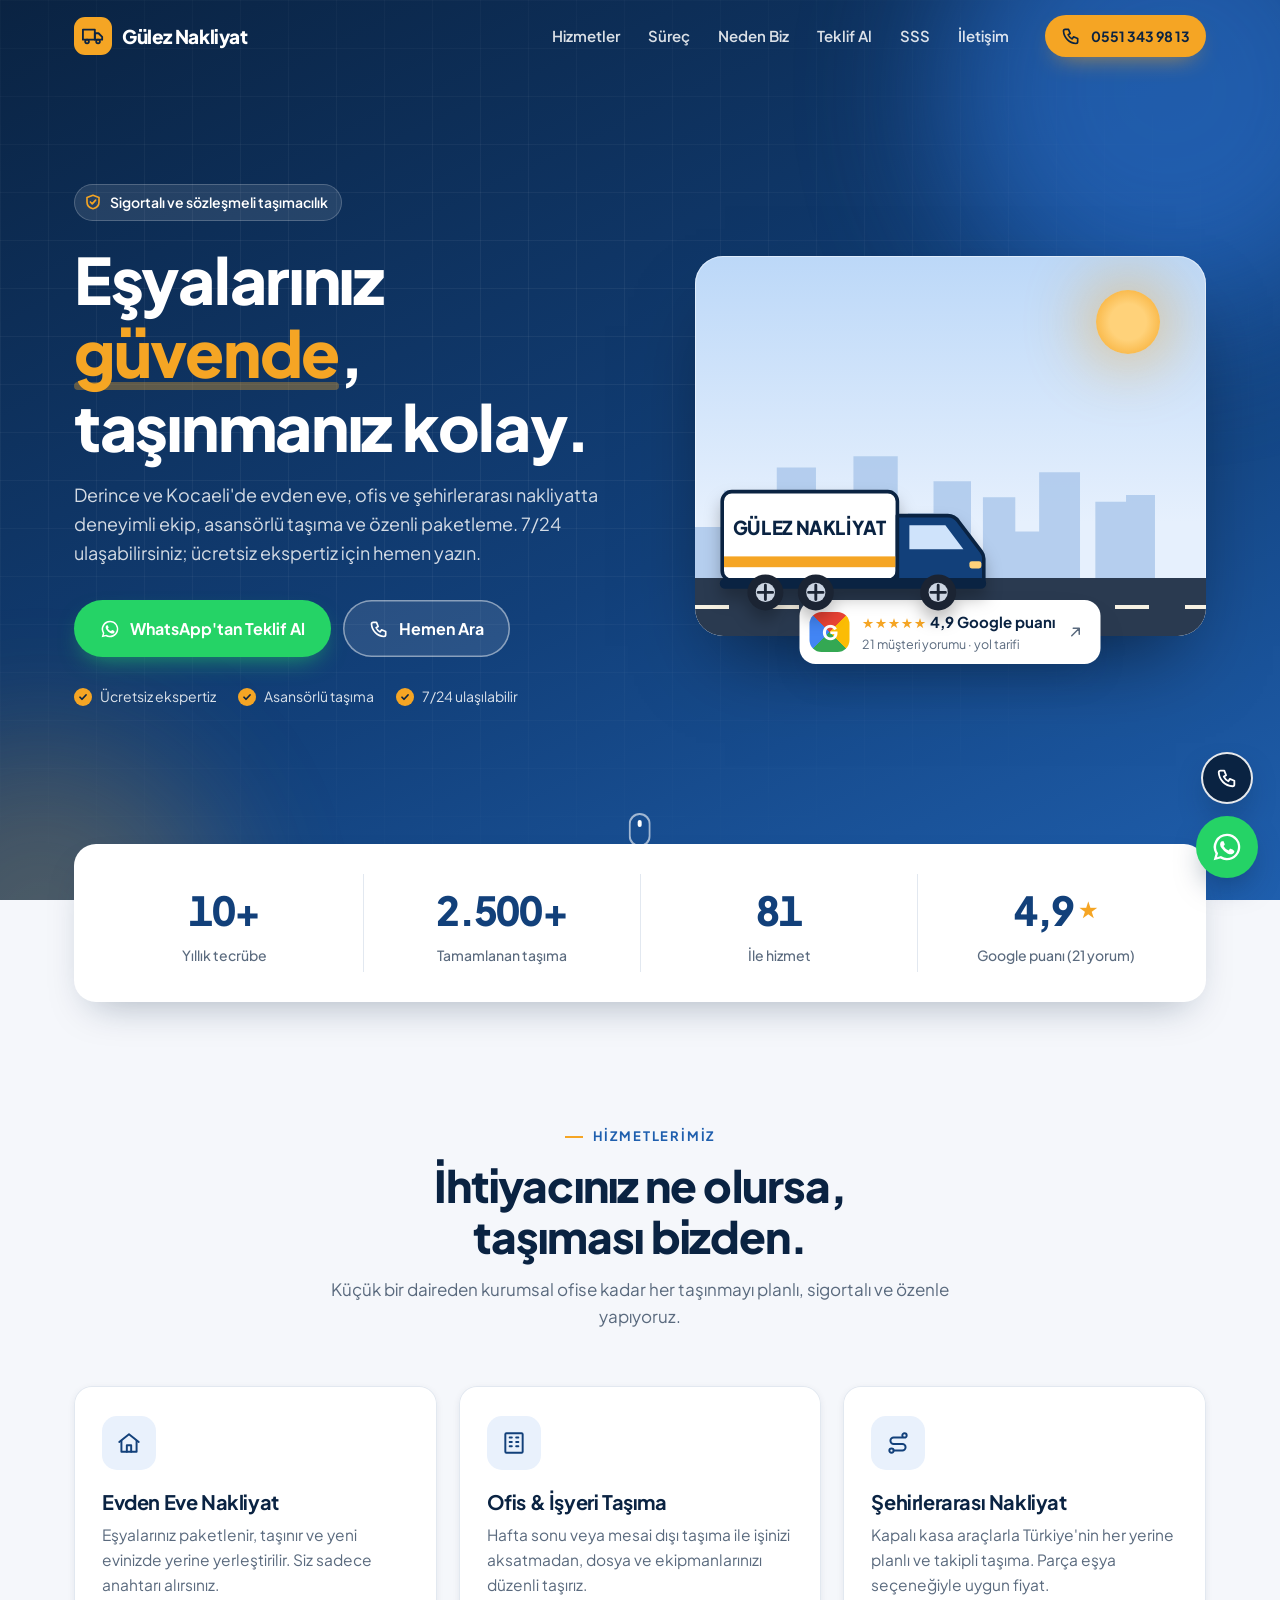
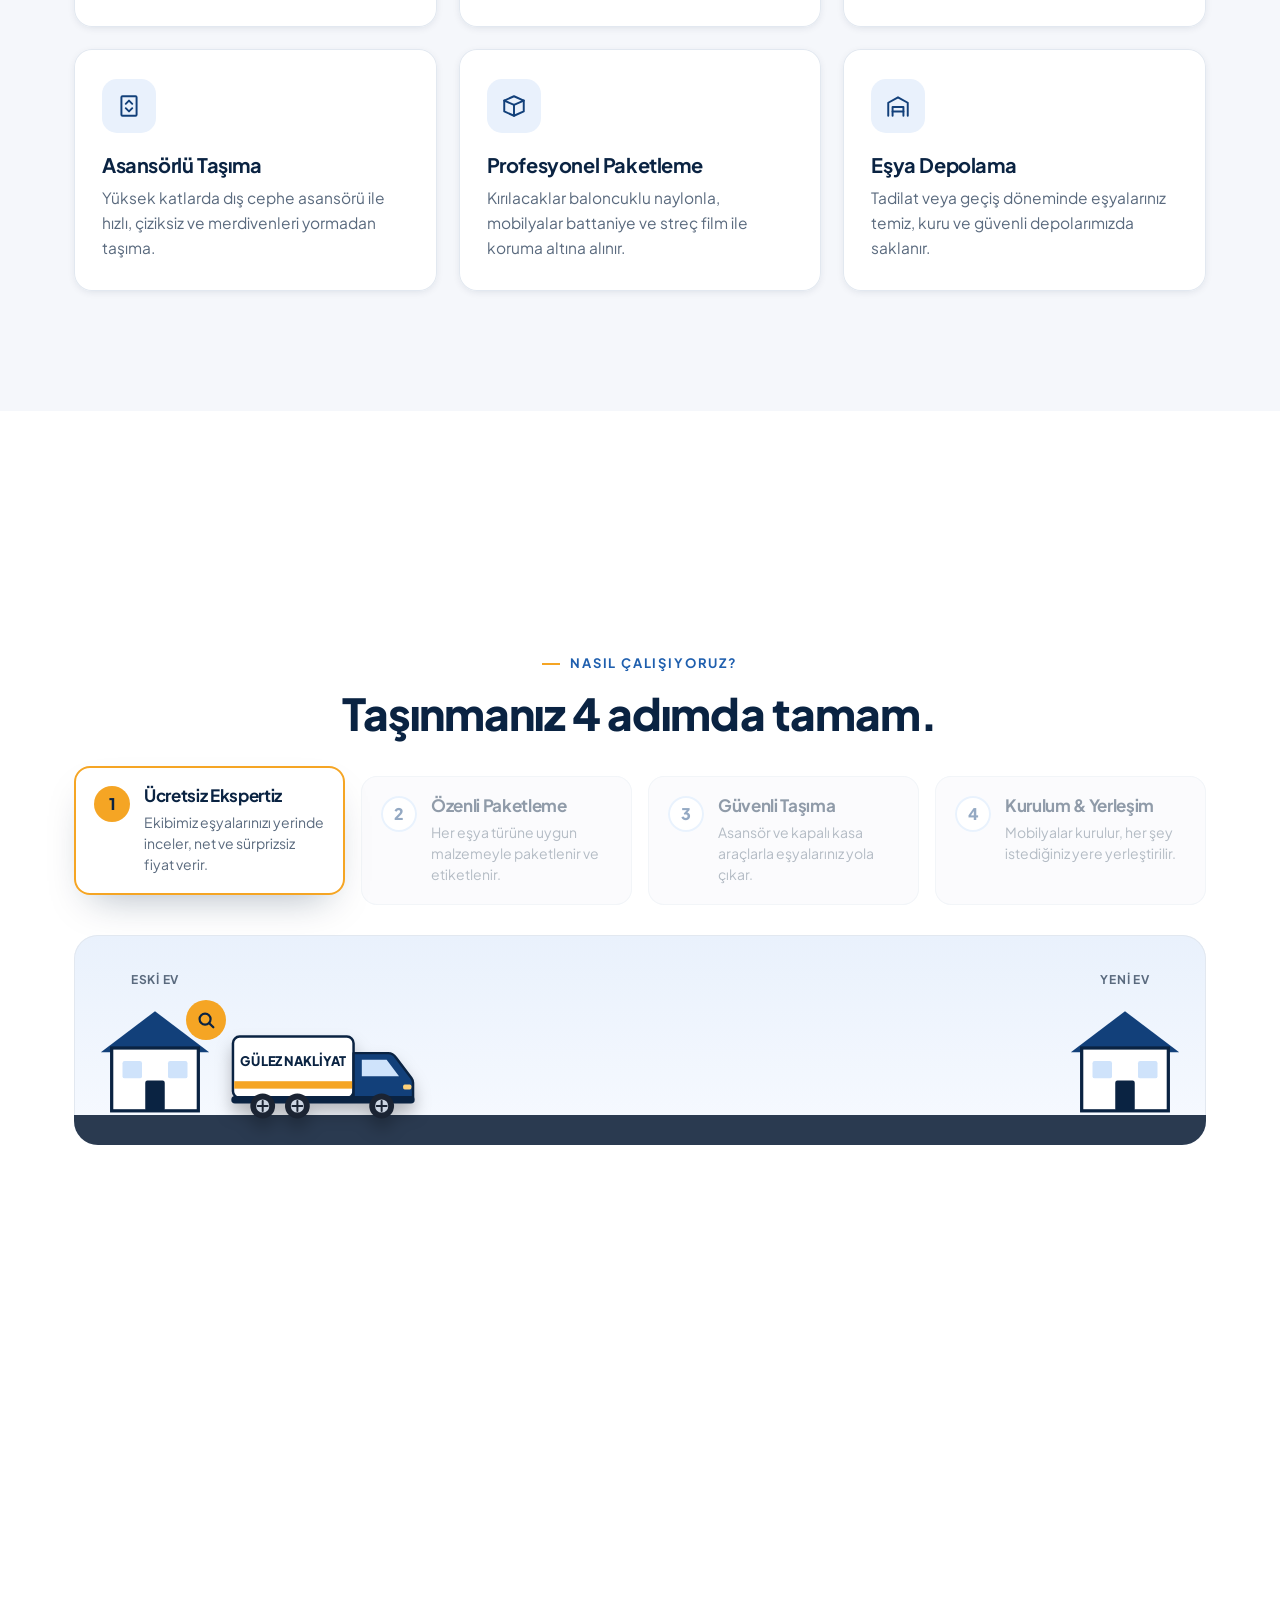
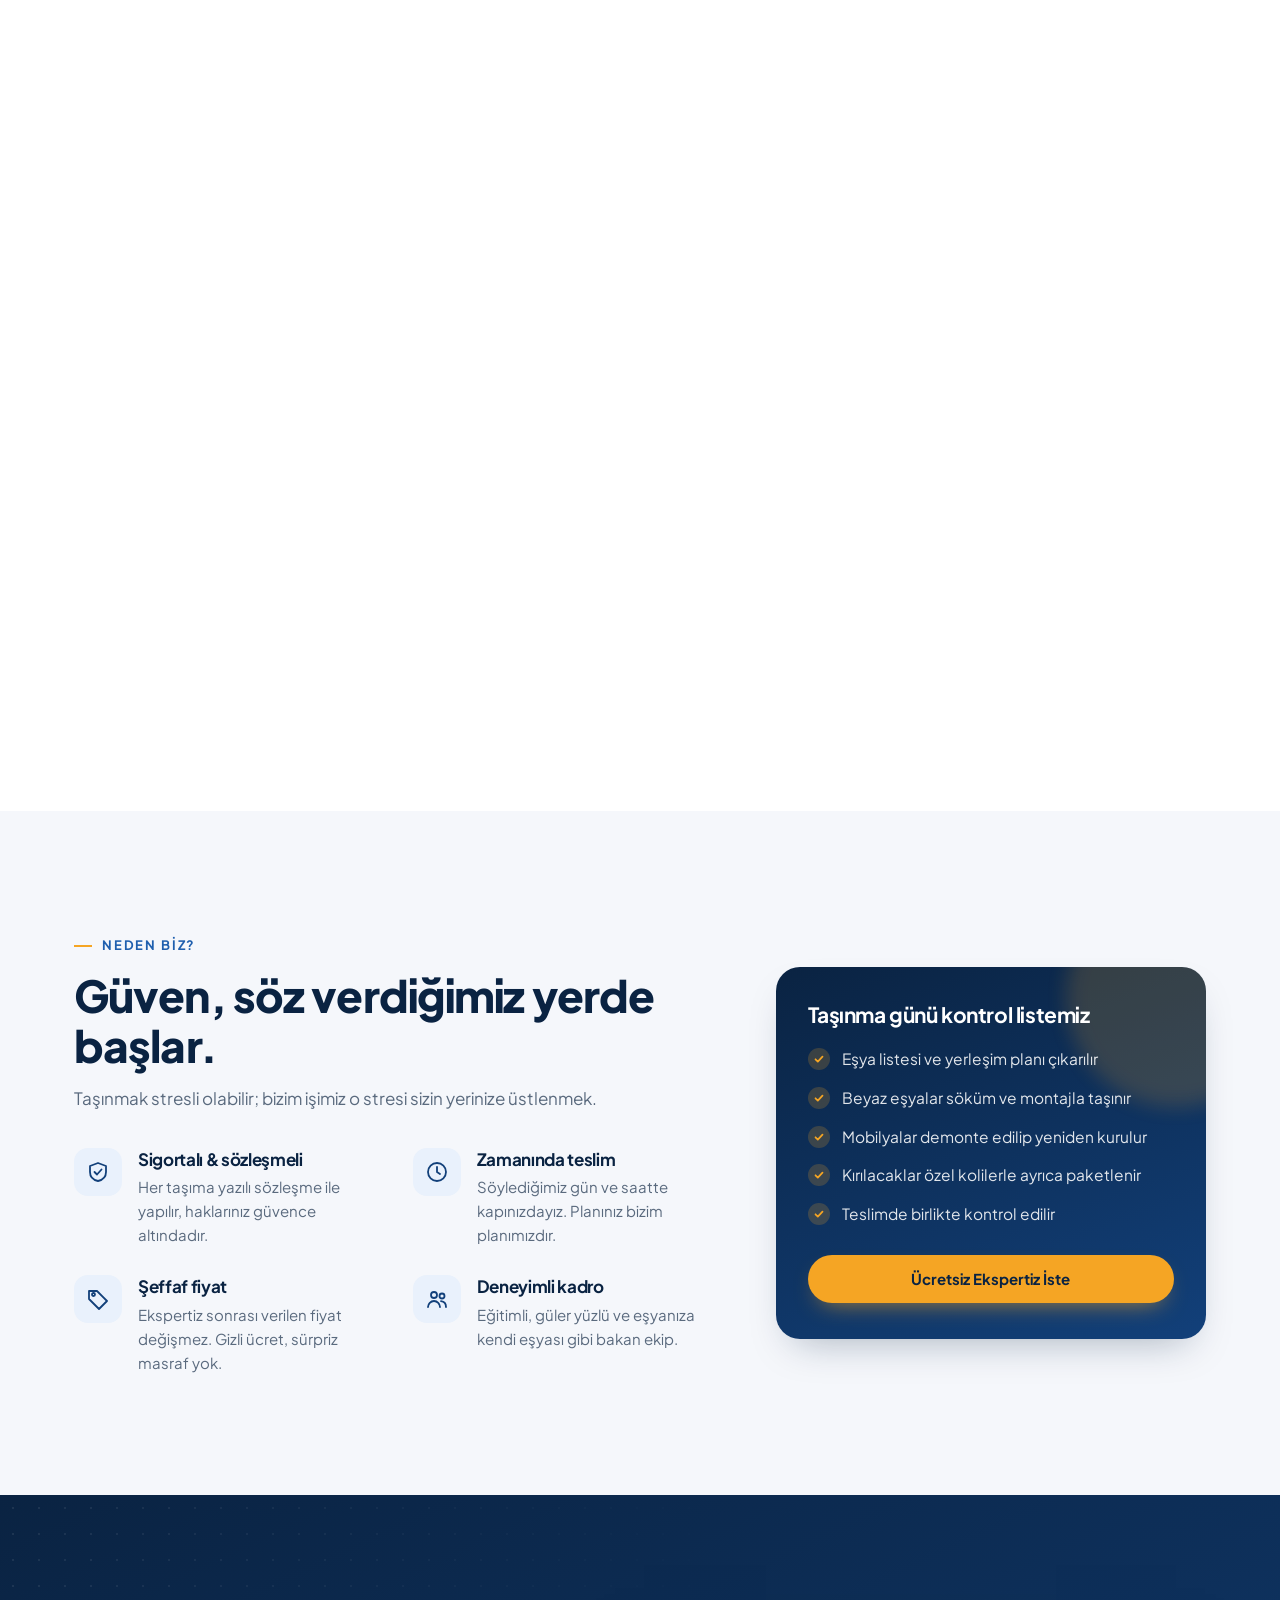
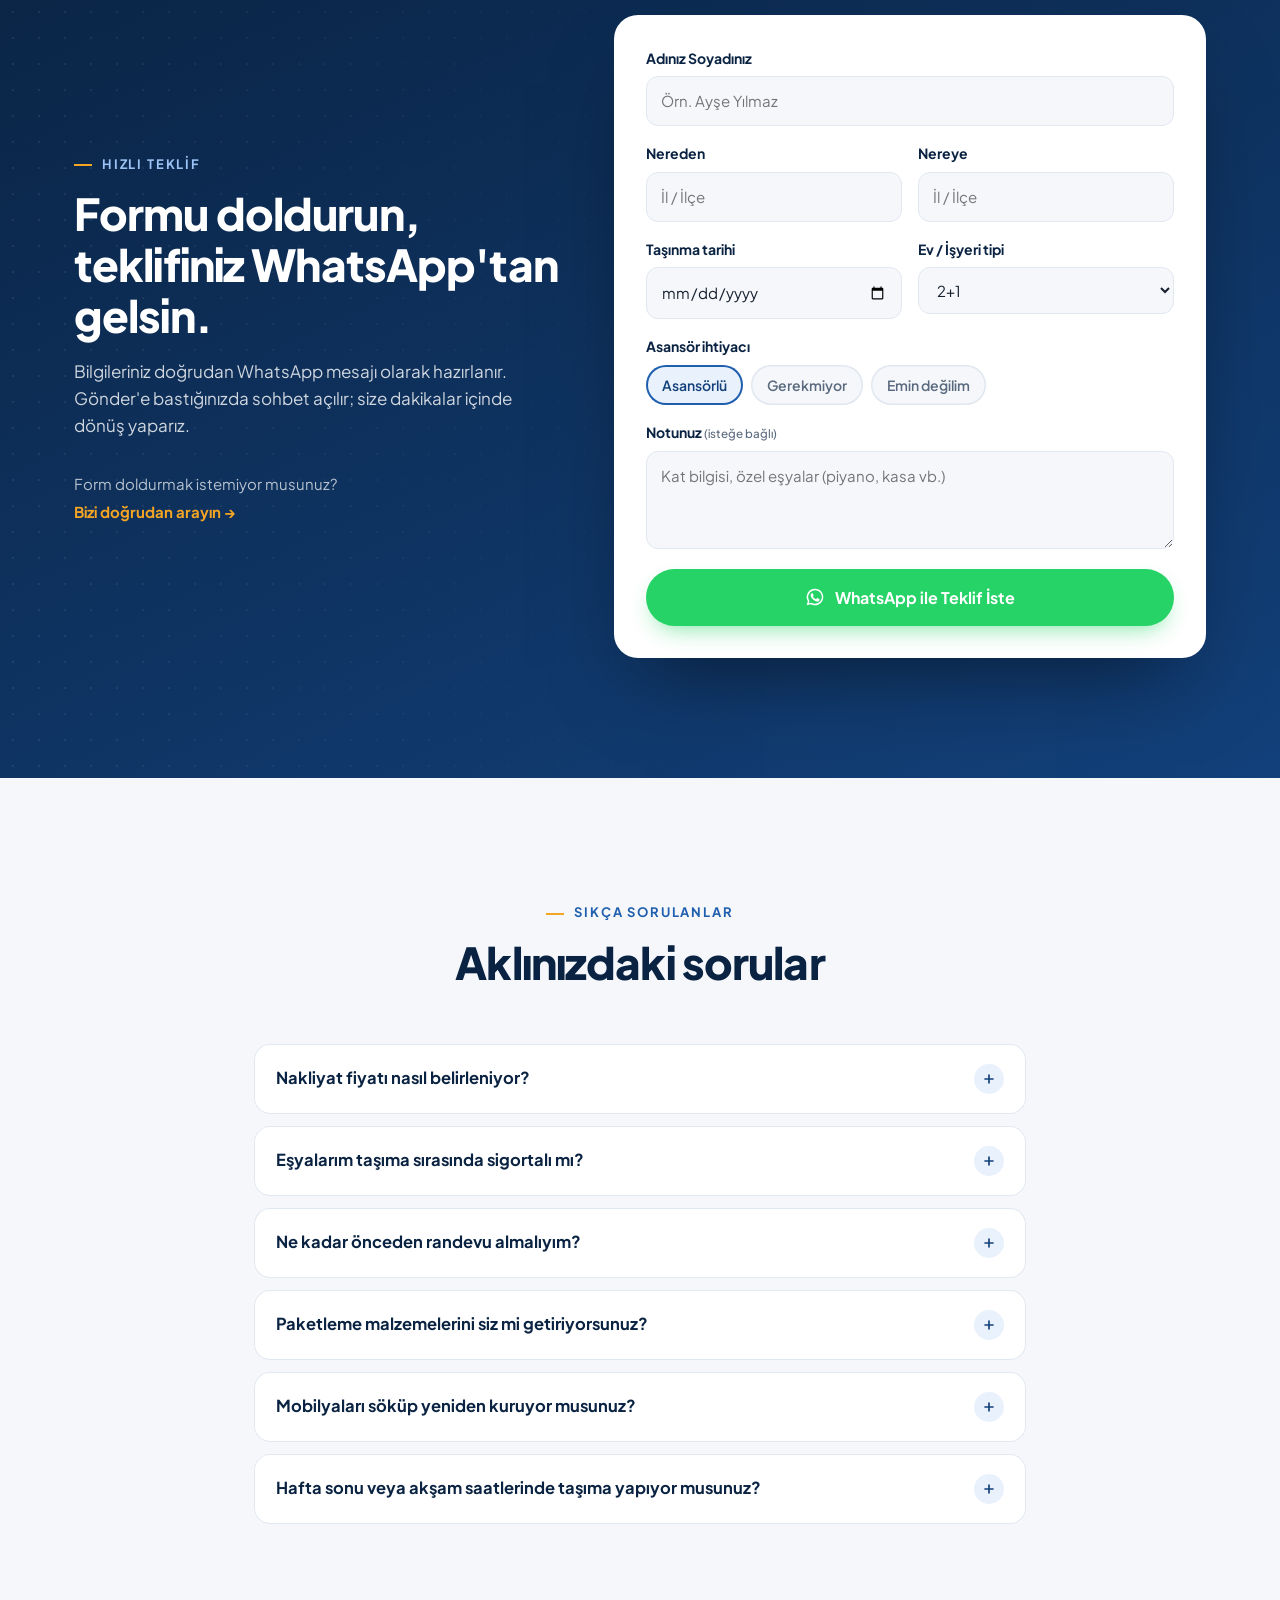
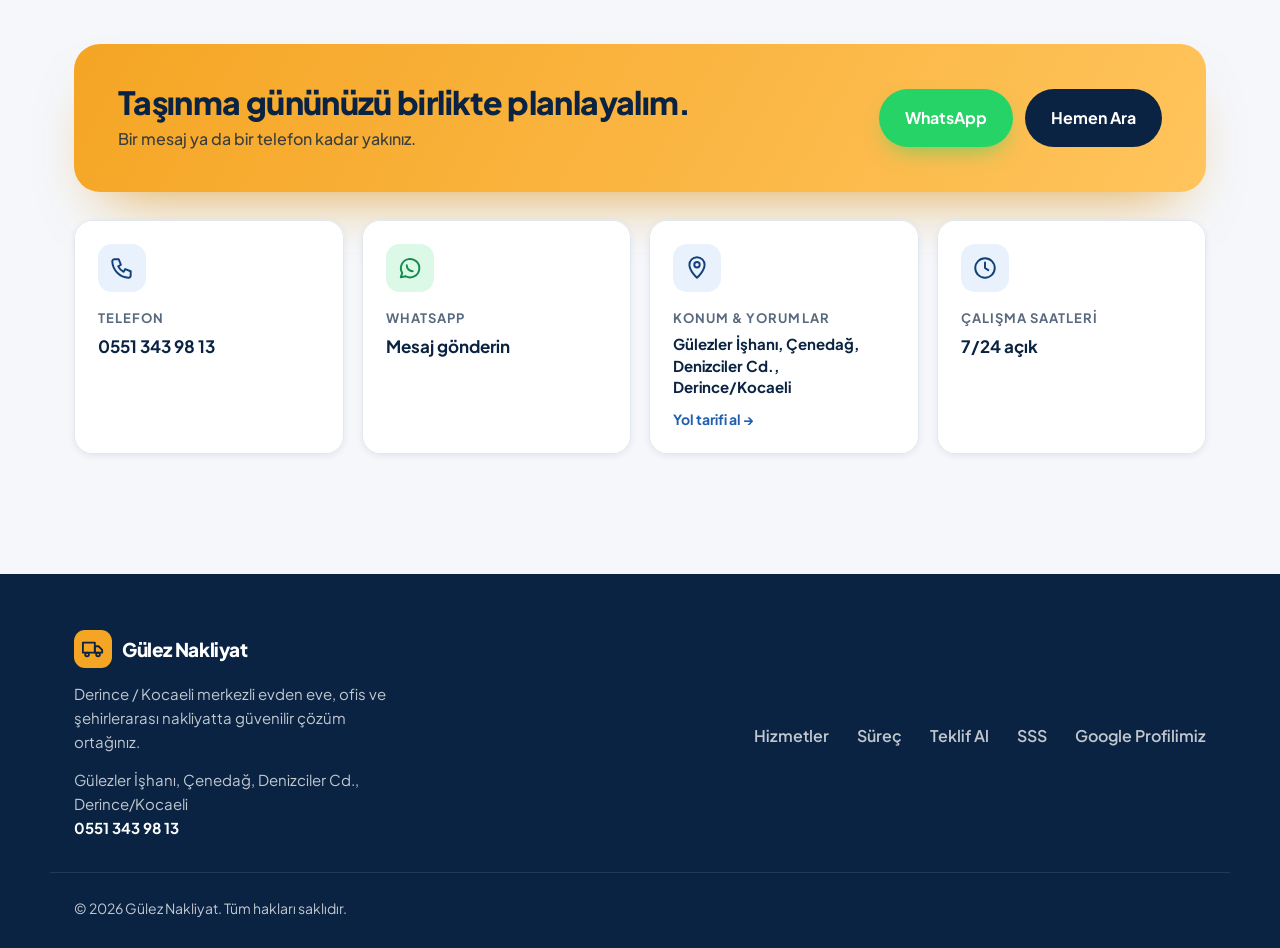
<file: nakliyat-sitesi/index.html>
<!DOCTYPE html>
<html lang="tr">
<head>
  <meta charset="UTF-8">
  <meta name="viewport" content="width=device-width, initial-scale=1">
  <title>Gülez Nakliyat | Derince Kocaeli Evden Eve Nakliyat</title>
  <meta name="description" content="Gülez Nakliyat: Derince ve Kocaeli'de 7/24 evden eve, ofis ve şehirlerarası nakliyat. Ücretsiz ekspertiz, asansörlü taşıma ve WhatsApp'tan hızlı fiyat teklifi. 0551 343 98 13">
  <meta name="theme-color" content="#0a2342">
  <link rel="preconnect" href="https://fonts.googleapis.com">
  <link rel="preconnect" href="https://fonts.gstatic.com" crossorigin>
  <link href="https://fonts.googleapis.com/css2?family=Plus+Jakarta+Sans:wght@400;500;600;700;800&display=swap" rel="stylesheet">
  <link rel="stylesheet" href="style.css">
</head>
<body>

  <!-- Sayfa okuma ilerleme çubuğu -->
  <div class="progress" aria-hidden="true"><span></span></div>

  <!-- ÜST MENÜ -->
  <header class="header">
    <div class="container header-inner">
      <a href="#top" class="logo" aria-label="Ana sayfa">
        <span class="logo-mark">
          <svg viewBox="0 0 24 24" fill="none" stroke="currentColor" stroke-width="2" stroke-linecap="round" stroke-linejoin="round"><path d="M1 5h13v11H1z"/><path d="M14 9h4l4 4v3h-8z"/><circle cx="5.5" cy="18" r="2"/><circle cx="17.5" cy="18" r="2"/></svg>
        </span>
        <span data-firma>Gülez Nakliyat</span>
      </a>

      <nav class="nav" id="nav" aria-label="Ana menü">
        <a href="#hizmetler">Hizmetler</a>
        <a href="#surec">Süreç</a>
        <a href="#neden-biz">Neden Biz</a>
        <a href="#teklif">Teklif Al</a>
        <a href="#sss">SSS</a>
        <a href="#iletisim">İletişim</a>
        <a href="#" class="btn btn-wa nav-wa" data-wa>WhatsApp'tan Yaz</a>
      </nav>

      <a href="#" class="btn btn-amber header-call" data-tel>
        <svg viewBox="0 0 24 24" fill="none" stroke="currentColor" stroke-width="2" stroke-linecap="round" stroke-linejoin="round"><path d="M5 4h4l2 5-2.5 1.5a11 11 0 0 0 5 5L15 13l5 2v4a2 2 0 0 1-2 2A16 16 0 0 1 3 6a2 2 0 0 1 2-2"/></svg>
        <span data-tel-text>0551 343 98 13</span>
      </a>

      <button class="menu-btn" aria-label="Menüyü aç" aria-expanded="false" aria-controls="nav">
        <span></span><span></span><span></span>
      </button>
    </div>
  </header>

  <main id="top">

    <!-- HERO -->
    <section class="hero" id="anasayfa">
      <div class="hero-bg" aria-hidden="true">
        <span class="blob b1" data-speed="0.25"></span>
        <span class="blob b2" data-speed="-0.12"></span>
        <div class="grid-pattern"></div>
      </div>

      <div class="container hero-inner">
        <div class="hero-text">
          <span class="eyebrow reveal">
            <svg viewBox="0 0 24 24" fill="none" stroke="currentColor" stroke-width="2.2" stroke-linecap="round" stroke-linejoin="round"><path d="M12 3l8 3v6c0 5-3.5 8-8 9-4.5-1-8-4-8-9V6l8-3z"/><path d="M8.5 12l2.5 2.5 4.5-5"/></svg>
            Sigortalı ve sözleşmeli taşımacılık
          </span>
          <h1 class="reveal" style="--d:.08s">Eşyalarınız <em>güvende</em>,<br>taşınmanız kolay.</h1>
          <p class="lead reveal" style="--d:.16s">Derince ve Kocaeli'de evden eve, ofis ve şehirlerarası nakliyatta deneyimli ekip, asansörlü taşıma ve özenli paketleme. 7/24 ulaşabilirsiniz; ücretsiz ekspertiz için hemen yazın.</p>

          <div class="hero-cta reveal" style="--d:.24s">
            <a href="#" class="btn btn-wa btn-lg" data-wa>
              <svg viewBox="0 0 24 24" fill="currentColor"><path d="M12 2a10 10 0 0 0-8.6 15.1L2 22l5-1.3A10 10 0 1 0 12 2zm0 18.2a8.2 8.2 0 0 1-4.2-1.2l-.3-.2-3 .8.8-2.9-.2-.3A8.2 8.2 0 1 1 12 20.2zm4.5-6.1c-.2-.1-1.5-.7-1.7-.8-.2-.1-.4-.1-.6.1l-.8 1c-.1.2-.3.2-.5.1a6.7 6.7 0 0 1-3.3-2.9c-.3-.4.3-.4.7-1.4.1-.2 0-.3 0-.4l-.8-1.8c-.2-.5-.4-.4-.6-.4h-.5a1 1 0 0 0-.7.3 3 3 0 0 0-.9 2.2 5.2 5.2 0 0 0 1.1 2.7 11.8 11.8 0 0 0 4.5 4c1.7.7 2.3.8 3.2.6.5-.1 1.5-.6 1.7-1.2.2-.6.2-1.1.2-1.2-.1-.1-.3-.2-.5-.3z"/></svg>
              WhatsApp'tan Teklif Al
            </a>
            <a href="#" class="btn btn-ghost btn-lg" data-tel>
              <svg viewBox="0 0 24 24" fill="none" stroke="currentColor" stroke-width="2" stroke-linecap="round" stroke-linejoin="round"><path d="M5 4h4l2 5-2.5 1.5a11 11 0 0 0 5 5L15 13l5 2v4a2 2 0 0 1-2 2A16 16 0 0 1 3 6a2 2 0 0 1 2-2"/></svg>
              Hemen Ara
            </a>
          </div>

          <ul class="hero-badges reveal" style="--d:.32s">
            <li>Ücretsiz ekspertiz</li>
            <li>Asansörlü taşıma</li>
            <li>7/24 ulaşılabilir</li>
          </ul>
        </div>

        <div class="hero-visual reveal" style="--d:.2s">
          <div class="scene" aria-hidden="true">
            <span class="sun" data-speed="0.18"></span>
            <span class="cloud c1"></span>
            <span class="cloud c2"></span>
            <svg class="city" viewBox="0 0 600 140" preserveAspectRatio="none">
              <path d="M0 140V92h34V60h40v32h22V40h46v100h10V74h34V30h52v110h12V80h30V52h44v88h14V66h38V96h28V44h48v96h18V70h36v-6h34v76z"/>
            </svg>
            <div class="hero-truck" data-truck></div>
            <div class="road"><span class="dash"></span></div>
          </div>

          <a href="#" class="google-chip" data-google target="_blank" rel="noopener">
            <span class="g-logo">G</span>
            <span><strong><span class="stars">★★★★★</span> <span data-puan>4,9</span> Google puanı</strong><small><span data-yorum>21</span> müşteri yorumu · yol tarifi</small></span>
            <svg viewBox="0 0 24 24" fill="none" stroke="currentColor" stroke-width="2" stroke-linecap="round" stroke-linejoin="round"><path d="M7 17L17 7M9 7h8v8"/></svg>
          </a>
        </div>
      </div>

      <a href="#rakamlar" class="scroll-hint" aria-label="Aşağı kaydır"><span class="mouse"></span>Kaydır</a>
    </section>

    <!-- RAKAMLAR (data-count değerlerini kendi rakamlarınızla değiştirin) -->
    <section class="stats-wrap" id="rakamlar">
      <div class="container">
        <div class="stats reveal">
          <div class="stat"><strong><span data-count="10">0</span>+</strong><span>Yıllık tecrübe</span></div>
          <div class="stat"><strong><span data-count="2500">0</span>+</strong><span>Tamamlanan taşıma</span></div>
          <div class="stat"><strong><span data-count="81">0</span></strong><span>İle hizmet</span></div>
          <div class="stat"><strong><span data-puan>4,9</span><small class="stat-star">★</small></strong><span>Google puanı (<span data-yorum>21</span> yorum)</span></div>
        </div>
      </div>
    </section>

    <!-- HİZMETLER -->
    <section class="section" id="hizmetler">
      <div class="container">
        <div class="section-head reveal">
          <span class="kicker">Hizmetlerimiz</span>
          <h2>İhtiyacınız ne olursa, <br class="hide-sm">taşıması bizden.</h2>
          <p>Küçük bir daireden kurumsal ofise kadar her taşınmayı planlı, sigortalı ve özenle yapıyoruz.</p>
        </div>

        <div class="services">
          <article class="card service reveal" style="--d:0s">
            <div class="icon"><svg viewBox="0 0 24 24"><path d="M3 11l9-7 9 7"/><path d="M5 10v10h14V10"/><path d="M10 20v-6h4v6"/></svg></div>
            <h3>Evden Eve Nakliyat</h3>
            <p>Eşyalarınız paketlenir, taşınır ve yeni evinizde yerine yerleştirilir. Siz sadece anahtarı alırsınız.</p>
          </article>
          <article class="card service reveal" style="--d:.06s">
            <div class="icon"><svg viewBox="0 0 24 24"><rect x="4" y="3" width="16" height="18" rx="1"/><path d="M8 7h2M14 7h2M8 11h2M14 11h2M8 15h2M14 15h2"/></svg></div>
            <h3>Ofis &amp; İşyeri Taşıma</h3>
            <p>Hafta sonu veya mesai dışı taşıma ile işinizi aksatmadan, dosya ve ekipmanlarınızı düzenli taşırız.</p>
          </article>
          <article class="card service reveal" style="--d:.12s">
            <div class="icon"><svg viewBox="0 0 24 24"><circle cx="6" cy="19" r="2"/><circle cx="18" cy="5" r="2"/><path d="M8 19h8a3 3 0 0 0 0-6H8a3 3 0 0 1 0-6h8"/></svg></div>
            <h3>Şehirlerarası Nakliyat</h3>
            <p>Kapalı kasa araçlarla Türkiye'nin her yerine planlı ve takipli taşıma. Parça eşya seçeneğiyle uygun fiyat.</p>
          </article>
          <article class="card service reveal" style="--d:0s">
            <div class="icon"><svg viewBox="0 0 24 24"><rect x="5" y="3" width="14" height="18" rx="1"/><path d="M9 10l3-3 3 3M9 14l3 3 3-3"/></svg></div>
            <h3>Asansörlü Taşıma</h3>
            <p>Yüksek katlarda dış cephe asansörü ile hızlı, çiziksiz ve merdivenleri yormadan taşıma.</p>
          </article>
          <article class="card service reveal" style="--d:.06s">
            <div class="icon"><svg viewBox="0 0 24 24"><path d="M3 7l9-4 9 4-9 4-9-4z"/><path d="M3 7v10l9 4 9-4V7"/><path d="M12 11v10"/></svg></div>
            <h3>Profesyonel Paketleme</h3>
            <p>Kırılacaklar baloncuklu naylonla, mobilyalar battaniye ve streç film ile koruma altına alınır.</p>
          </article>
          <article class="card service reveal" style="--d:.12s">
            <div class="icon"><svg viewBox="0 0 24 24"><path d="M3 21V9l9-5 9 5v12"/><path d="M7 21v-8h10v8"/><path d="M7 17h10"/></svg></div>
            <h3>Eşya Depolama</h3>
            <p>Tadilat veya geçiş döneminde eşyalarınız temiz, kuru ve güvenli depolarımızda saklanır.</p>
          </article>
        </div>
      </div>
    </section>

    <!-- SÜREÇ: scroll ile ilerleyen hikâye -->
    <section class="journey" id="surec">
      <div class="journey-sticky">
        <div class="container">
          <div class="section-head compact">
            <span class="kicker">Nasıl çalışıyoruz?</span>
            <h2>Taşınmanız 4 adımda tamam.</h2>
          </div>

          <ol class="steps">
            <li class="step">
              <span class="step-no">1</span>
              <div><h3>Ücretsiz Ekspertiz</h3><p>Ekibimiz eşyalarınızı yerinde inceler, net ve sürprizsiz fiyat verir.</p></div>
            </li>
            <li class="step">
              <span class="step-no">2</span>
              <div><h3>Özenli Paketleme</h3><p>Her eşya türüne uygun malzemeyle paketlenir ve etiketlenir.</p></div>
            </li>
            <li class="step">
              <span class="step-no">3</span>
              <div><h3>Güvenli Taşıma</h3><p>Asansör ve kapalı kasa araçlarla eşyalarınız yola çıkar.</p></div>
            </li>
            <li class="step">
              <span class="step-no">4</span>
              <div><h3>Kurulum &amp; Yerleşim</h3><p>Mobilyalar kurulur, her şey istediğiniz yere yerleştirilir.</p></div>
            </li>
          </ol>

          <div class="track" aria-hidden="true">
            <div class="house house-a">
              <span class="badge-inspect">
                <svg viewBox="0 0 24 24" fill="none" stroke="currentColor" stroke-width="2.4" stroke-linecap="round"><circle cx="11" cy="11" r="6"/><path d="M20 20l-4.5-4.5"/></svg>
              </span>
              <svg viewBox="0 0 120 110"><polygon points="10,52 60,14 110,52" class="roof"/><rect x="20" y="48" width="80" height="58" class="wall"/><rect class="win" x="30" y="60" width="18" height="16" rx="2"/><rect class="win" x="72" y="60" width="18" height="16" rx="2"/><rect x="51" y="78" width="18" height="28" rx="2" class="door"/></svg>
              <span class="label">Eski ev</span>
            </div>

            <div class="boxes">
              <span class="box b1"></span><span class="box b2"></span><span class="box b3"></span>
            </div>

            <div class="house house-b">
              <span class="badge-done">
                <svg viewBox="0 0 24 24" fill="none" stroke="currentColor" stroke-width="3" stroke-linecap="round" stroke-linejoin="round"><path d="M5 12.5l4.5 4.5L19 7.5"/></svg>
              </span>
              <svg viewBox="0 0 120 110"><polygon points="10,52 60,14 110,52" class="roof"/><rect x="20" y="48" width="80" height="58" class="wall"/><rect class="win" x="30" y="60" width="18" height="16" rx="2"/><rect class="win" x="72" y="60" width="18" height="16" rx="2"/><rect x="51" y="78" width="18" height="28" rx="2" class="door"/></svg>
              <span class="label">Yeni ev</span>
            </div>

            <div class="journey-truck" data-truck></div>
            <div class="track-road"><span class="track-fill"></span></div>
          </div>
        </div>
      </div>
    </section>

    <!-- NEDEN BİZ -->
    <section class="section" id="neden-biz">
      <div class="container why">
        <div class="why-text">
          <div class="section-head left reveal">
            <span class="kicker">Neden biz?</span>
            <h2>Güven, söz verdiğimiz yerde başlar.</h2>
            <p>Taşınmak stresli olabilir; bizim işimiz o stresi sizin yerinize üstlenmek.</p>
          </div>
          <ul class="features">
            <li class="reveal" style="--d:0s">
              <span class="f-icon"><svg viewBox="0 0 24 24"><path d="M12 3l8 3v6c0 5-3.5 8-8 9-4.5-1-8-4-8-9V6l8-3z"/><path d="M8.5 12l2.5 2.5 4.5-5"/></svg></span>
              <div><h3>Sigortalı &amp; sözleşmeli</h3><p>Her taşıma yazılı sözleşme ile yapılır, haklarınız güvence altındadır.</p></div>
            </li>
            <li class="reveal" style="--d:.06s">
              <span class="f-icon"><svg viewBox="0 0 24 24"><circle cx="12" cy="12" r="9"/><path d="M12 7v5l3 2"/></svg></span>
              <div><h3>Zamanında teslim</h3><p>Söylediğimiz gün ve saatte kapınızdayız. Planınız bizim planımızdır.</p></div>
            </li>
            <li class="reveal" style="--d:.12s">
              <span class="f-icon"><svg viewBox="0 0 24 24"><path d="M3 12V4h8l10 10-8 8L3 12z"/><circle cx="7.5" cy="7.5" r="1.5"/></svg></span>
              <div><h3>Şeffaf fiyat</h3><p>Ekspertiz sonrası verilen fiyat değişmez. Gizli ücret, sürpriz masraf yok.</p></div>
            </li>
            <li class="reveal" style="--d:.18s">
              <span class="f-icon"><svg viewBox="0 0 24 24"><circle cx="9" cy="8" r="3"/><path d="M3 20c0-3.3 2.7-6 6-6s6 2.7 6 6"/><circle cx="17" cy="9" r="2.5"/><path d="M16 14.2c2.9.4 5 2.8 5 5.8"/></svg></span>
              <div><h3>Deneyimli kadro</h3><p>Eğitimli, güler yüzlü ve eşyanıza kendi eşyası gibi bakan ekip.</p></div>
            </li>
          </ul>
        </div>

        <aside class="why-card reveal" style="--d:.1s">
          <h3>Taşınma günü kontrol listemiz</h3>
          <ul class="checklist">
            <li>Eşya listesi ve yerleşim planı çıkarılır</li>
            <li>Beyaz eşyalar söküm ve montajla taşınır</li>
            <li>Mobilyalar demonte edilip yeniden kurulur</li>
            <li>Kırılacaklar özel kolilerle ayrıca paketlenir</li>
            <li>Teslimde birlikte kontrol edilir</li>
          </ul>
          <a href="#teklif" class="btn btn-amber btn-block">Ücretsiz Ekspertiz İste</a>
        </aside>
      </div>
    </section>

    <!-- TEKLİF FORMU → WhatsApp -->
    <section class="section quote" id="teklif">
      <div class="container quote-inner">
        <div class="quote-text reveal">
          <span class="kicker light">Hızlı teklif</span>
          <h2>Formu doldurun, teklifiniz WhatsApp'tan gelsin.</h2>
          <p>Bilgileriniz doğrudan WhatsApp mesajı olarak hazırlanır. Gönder'e bastığınızda sohbet açılır; size dakikalar içinde dönüş yaparız.</p>
          <div class="quote-alt">
            <span>Form doldurmak istemiyor musunuz?</span>
            <a href="#" class="link-light" data-tel>Bizi doğrudan arayın →</a>
          </div>
        </div>

        <form class="quote-form reveal" id="teklifForm" style="--d:.1s" novalidate>
          <div class="field full">
            <label for="ad">Adınız Soyadınız</label>
            <input id="ad" name="ad" type="text" autocomplete="name" placeholder="Örn. Ayşe Yılmaz" required>
          </div>
          <div class="field">
            <label for="nereden">Nereden</label>
            <input id="nereden" name="nereden" type="text" placeholder="İl / İlçe" required>
          </div>
          <div class="field">
            <label for="nereye">Nereye</label>
            <input id="nereye" name="nereye" type="text" placeholder="İl / İlçe" required>
          </div>
          <div class="field">
            <label for="tarih">Taşınma tarihi</label>
            <input id="tarih" name="tarih" type="date">
          </div>
          <div class="field">
            <label for="tip">Ev / İşyeri tipi</label>
            <select id="tip" name="tip">
              <option>1+1</option>
              <option selected>2+1</option>
              <option>3+1</option>
              <option>4+1 ve üzeri</option>
              <option>Villa</option>
              <option>Ofis / İşyeri</option>
              <option>Parça eşya</option>
            </select>
          </div>
          <div class="field full">
            <span class="label-like">Asansör ihtiyacı</span>
            <div class="chips">
              <label class="chip"><input type="radio" name="asansor" value="Asansörlü taşıma istiyorum" checked><span>Asansörlü</span></label>
              <label class="chip"><input type="radio" name="asansor" value="Asansör gerekmiyor"><span>Gerekmiyor</span></label>
              <label class="chip"><input type="radio" name="asansor" value="Emin değilim"><span>Emin değilim</span></label>
            </div>
          </div>
          <div class="field full">
            <label for="not">Notunuz <small>(isteğe bağlı)</small></label>
            <textarea id="not" name="not" rows="3" placeholder="Kat bilgisi, özel eşyalar (piyano, kasa vb.)"></textarea>
          </div>
          <p class="form-error" role="alert" hidden>Lütfen ad, nereden ve nereye alanlarını doldurun.</p>
          <button type="submit" class="btn btn-wa btn-lg btn-block">
            <svg viewBox="0 0 24 24" fill="currentColor"><path d="M12 2a10 10 0 0 0-8.6 15.1L2 22l5-1.3A10 10 0 1 0 12 2zm0 18.2a8.2 8.2 0 0 1-4.2-1.2l-.3-.2-3 .8.8-2.9-.2-.3A8.2 8.2 0 1 1 12 20.2zm4.5-6.1c-.2-.1-1.5-.7-1.7-.8-.2-.1-.4-.1-.6.1l-.8 1c-.1.2-.3.2-.5.1a6.7 6.7 0 0 1-3.3-2.9c-.3-.4.3-.4.7-1.4.1-.2 0-.3 0-.4l-.8-1.8c-.2-.5-.4-.4-.6-.4h-.5a1 1 0 0 0-.7.3 3 3 0 0 0-.9 2.2 5.2 5.2 0 0 0 1.1 2.7 11.8 11.8 0 0 0 4.5 4c1.7.7 2.3.8 3.2.6.5-.1 1.5-.6 1.7-1.2.2-.6.2-1.1.2-1.2-.1-.1-.3-.2-.5-.3z"/></svg>
            WhatsApp ile Teklif İste
          </button>
        </form>
      </div>
    </section>

    <!-- SSS -->
    <section class="section" id="sss">
      <div class="container narrow">
        <div class="section-head reveal">
          <span class="kicker">Sıkça sorulanlar</span>
          <h2>Aklınızdaki sorular</h2>
        </div>

        <div class="faq">
          <details class="reveal">
            <summary>Nakliyat fiyatı nasıl belirleniyor?</summary>
            <p>Fiyat; eşya miktarı, kat ve asansör durumu, mesafe ve taşınma tarihine göre belirlenir. Ücretsiz ekspertiz sonrası size net bir fiyat veririz ve bu fiyat taşınma günü değişmez.</p>
          </details>
          <details class="reveal">
            <summary>Eşyalarım taşıma sırasında sigortalı mı?</summary>
            <p>Tüm taşımalarımız sözleşmeli yapılır ve talep etmeniz halinde nakliyat sigortası düzenlenir. Detayları ekspertiz sırasında birlikte konuşuruz.</p>
          </details>
          <details class="reveal">
            <summary>Ne kadar önceden randevu almalıyım?</summary>
            <p>Genellikle 1–2 hafta önceden planlamanızı öneririz. Ay sonu ve hafta sonları yoğun olduğundan erken haber vermeniz istediğiniz günü almanızı kolaylaştırır. Acil taşımalar için de bizi arayabilirsiniz.</p>
          </details>
          <details class="reveal">
            <summary>Paketleme malzemelerini siz mi getiriyorsunuz?</summary>
            <p>Evet. Koli, baloncuklu naylon, streç film ve battaniye gibi tüm paketleme malzemeleri ekibimiz tarafından getirilir.</p>
          </details>
          <details class="reveal">
            <summary>Mobilyaları söküp yeniden kuruyor musunuz?</summary>
            <p>Evet. Dolap, yatak ve benzeri mobilyalar ustalarımız tarafından sökülür, yeni adreste kurulur ve yerleştirilir.</p>
          </details>
          <details class="reveal">
            <summary>Hafta sonu veya akşam saatlerinde taşıma yapıyor musunuz?</summary>
            <p>Evet, özellikle ofis taşımalarında işinizi aksatmamak için hafta sonu ve mesai dışı saatlerde de çalışıyoruz.</p>
          </details>
        </div>
      </div>
    </section>

    <!-- İLETİŞİM -->
    <section class="section contact" id="iletisim">
      <div class="container">
        <div class="cta-banner reveal">
          <div>
            <h2>Taşınma gününüzü birlikte planlayalım.</h2>
            <p>Bir mesaj ya da bir telefon kadar yakınız.</p>
          </div>
          <div class="cta-actions">
            <a href="#" class="btn btn-wa btn-lg" data-wa>WhatsApp</a>
            <a href="#" class="btn btn-amber btn-lg" data-tel>Hemen Ara</a>
          </div>
        </div>

        <div class="contact-grid">
          <a href="#" class="card contact-card reveal" data-tel>
            <span class="c-icon"><svg viewBox="0 0 24 24"><path d="M5 4h4l2 5-2.5 1.5a11 11 0 0 0 5 5L15 13l5 2v4a2 2 0 0 1-2 2A16 16 0 0 1 3 6a2 2 0 0 1 2-2"/></svg></span>
            <span class="c-title">Telefon</span>
            <span class="c-value" data-tel-text>0551 343 98 13</span>
          </a>
          <a href="#" class="card contact-card reveal" style="--d:.06s" data-wa>
            <span class="c-icon wa"><svg viewBox="0 0 24 24"><path d="M3.5 20.5l1.3-4A8.5 8.5 0 1 1 8 19.6z"/><path d="M9 9.5c0 3 2.5 5.5 5.5 5.5"/></svg></span>
            <span class="c-title">WhatsApp</span>
            <span class="c-value">Mesaj gönderin</span>
          </a>
          <a href="#" class="card contact-card reveal" style="--d:.12s" data-google target="_blank" rel="noopener">
            <span class="c-icon"><svg viewBox="0 0 24 24"><path d="M12 21s-7-6.2-7-12a7 7 0 0 1 14 0c0 5.8-7 12-7 12z"/><circle cx="12" cy="9" r="2.5"/></svg></span>
            <span class="c-title">Konum &amp; Yorumlar</span>
            <span class="c-value small" data-adres>Gülezler İşhanı, Çenedağ, Denizciler Cd., Derince/Kocaeli</span>
            <span class="c-link">Yol tarifi al →</span>
          </a>
          <div class="card contact-card reveal" style="--d:.18s">
            <span class="c-icon"><svg viewBox="0 0 24 24"><circle cx="12" cy="12" r="9"/><path d="M12 7v5l3 2"/></svg></span>
            <span class="c-title">Çalışma saatleri</span>
            <span class="c-value" data-saat>7/24 açık</span>
          </div>
        </div>
      </div>
    </section>
  </main>

  <footer class="footer">
    <div class="container footer-inner">
      <div>
        <a href="#top" class="logo light">
          <span class="logo-mark"><svg viewBox="0 0 24 24" fill="none" stroke="currentColor" stroke-width="2" stroke-linecap="round" stroke-linejoin="round"><path d="M1 5h13v11H1z"/><path d="M14 9h4l4 4v3h-8z"/><circle cx="5.5" cy="18" r="2"/><circle cx="17.5" cy="18" r="2"/></svg></span>
          <span data-firma>Gülez Nakliyat</span>
        </a>
        <p class="footer-note">Derince / Kocaeli merkezli evden eve, ofis ve şehirlerarası nakliyatta güvenilir çözüm ortağınız.</p>
        <p class="footer-note"><span data-adres>Gülezler İşhanı, Çenedağ, Denizciler Cd., Derince/Kocaeli</span><br><a href="#" data-tel data-tel-text>0551 343 98 13</a></p>
      </div>
      <nav class="footer-links" aria-label="Alt menü">
        <a href="#hizmetler">Hizmetler</a>
        <a href="#surec">Süreç</a>
        <a href="#teklif">Teklif Al</a>
        <a href="#sss">SSS</a>
        <a href="#" data-google target="_blank" rel="noopener">Google Profilimiz</a>
      </nav>
    </div>
    <div class="container footer-bottom">
      <span>© <span id="yil"></span> <span data-firma>Gülez Nakliyat</span>. Tüm hakları saklıdır.</span>
    </div>
  </footer>

  <!-- Masaüstü: yüzen butonlar -->
  <div class="fab-stack">
    <a href="#" class="fab fab-call" data-tel aria-label="Telefonla ara">
      <svg viewBox="0 0 24 24" fill="none" stroke="currentColor" stroke-width="2" stroke-linecap="round" stroke-linejoin="round"><path d="M5 4h4l2 5-2.5 1.5a11 11 0 0 0 5 5L15 13l5 2v4a2 2 0 0 1-2 2A16 16 0 0 1 3 6a2 2 0 0 1 2-2"/></svg>
      <span class="fab-tip">Hemen ara</span>
    </a>
    <a href="#" class="fab fab-wa" data-wa aria-label="WhatsApp'tan mesaj gönder">
      <svg viewBox="0 0 24 24" fill="currentColor"><path d="M12 2a10 10 0 0 0-8.6 15.1L2 22l5-1.3A10 10 0 1 0 12 2zm0 18.2a8.2 8.2 0 0 1-4.2-1.2l-.3-.2-3 .8.8-2.9-.2-.3A8.2 8.2 0 1 1 12 20.2zm4.5-6.1c-.2-.1-1.5-.7-1.7-.8-.2-.1-.4-.1-.6.1l-.8 1c-.1.2-.3.2-.5.1a6.7 6.7 0 0 1-3.3-2.9c-.3-.4.3-.4.7-1.4.1-.2 0-.3 0-.4l-.8-1.8c-.2-.5-.4-.4-.6-.4h-.5a1 1 0 0 0-.7.3 3 3 0 0 0-.9 2.2 5.2 5.2 0 0 0 1.1 2.7 11.8 11.8 0 0 0 4.5 4c1.7.7 2.3.8 3.2.6.5-.1 1.5-.6 1.7-1.2.2-.6.2-1.1.2-1.2-.1-.1-.3-.2-.5-.3z"/></svg>
      <span class="fab-tip">WhatsApp'tan yazın</span>
    </a>
  </div>

  <!-- Mobil: alt sabit bar -->
  <div class="mobile-bar">
    <a href="#" class="mb-call" data-tel>
      <svg viewBox="0 0 24 24" fill="none" stroke="currentColor" stroke-width="2" stroke-linecap="round" stroke-linejoin="round"><path d="M5 4h4l2 5-2.5 1.5a11 11 0 0 0 5 5L15 13l5 2v4a2 2 0 0 1-2 2A16 16 0 0 1 3 6a2 2 0 0 1 2-2"/></svg>
      Ara
    </a>
    <a href="#" class="mb-wa" data-wa>
      <svg viewBox="0 0 24 24" fill="currentColor"><path d="M12 2a10 10 0 0 0-8.6 15.1L2 22l5-1.3A10 10 0 1 0 12 2zm0 18.2a8.2 8.2 0 0 1-4.2-1.2l-.3-.2-3 .8.8-2.9-.2-.3A8.2 8.2 0 1 1 12 20.2zm4.5-6.1c-.2-.1-1.5-.7-1.7-.8-.2-.1-.4-.1-.6.1l-.8 1c-.1.2-.3.2-.5.1a6.7 6.7 0 0 1-3.3-2.9c-.3-.4.3-.4.7-1.4.1-.2 0-.3 0-.4l-.8-1.8c-.2-.5-.4-.4-.6-.4h-.5a1 1 0 0 0-.7.3 3 3 0 0 0-.9 2.2 5.2 5.2 0 0 0 1.1 2.7 11.8 11.8 0 0 0 4.5 4c1.7.7 2.3.8 3.2.6.5-.1 1.5-.6 1.7-1.2.2-.6.2-1.1.2-1.2-.1-.1-.3-.2-.5-.3z"/></svg>
      WhatsApp
    </a>
  </div>

  <script src="script.js"></script>
</body>
</html>
</file>
<file: style.css>
/* =========================================================
   Gülez Nakliyat — Parallax sürümü
   ========================================================= */
:root {
  --ink: #0b1f3a;
  --blue: #1c5aa6;
  --blue-2: #2f74c8;
  --amber: #f6a623;
  --amber-l: #ffd27a;
  --paper: #f7f5f0;
  --paper-2: #efebe2;
  --text: #182334;
  --muted: #5c6878;
  --line: #e2ddd2;
  --wa: #25d366;
  --wa-d: #1ebe5a;
  --ease: cubic-bezier(.2, .7, .2, 1);
  --header-h: 72px;
  --display: "Montserrat", system-ui, sans-serif;
}

*, *::before, *::after { box-sizing: border-box; }

html {
  scroll-behavior: smooth;
  scroll-padding-top: var(--header-h);
  overflow-x: clip;
  background: var(--ink);
}
body {
  margin: 0;
  font-family: "Inter", system-ui, -apple-system, "Segoe UI", sans-serif;
  color: var(--text);
  background: transparent;
  line-height: 1.6;
  -webkit-font-smoothing: antialiased;
  overflow-x: clip;
}
svg { display: block; }
a { color: inherit; text-decoration: none; }
h1, h2, h3 { font-family: var(--display); margin: 0; line-height: 1.08; letter-spacing: -.025em; }
p { margin: 0; }

.wrap { width: 100%; max-width: 1200px; margin: 0 auto; padding: 0 24px; }
.wrap.narrow { max-width: 820px; }

.kicker {
  display: inline-flex; align-items: center; gap: 10px; margin-bottom: 16px;
  font: 700 13px/1 var(--display); letter-spacing: .16em; text-transform: uppercase; color: var(--blue);
}
.kicker::before { content: ""; width: 22px; height: 3px; border-radius: 2px; background: var(--amber); }
.kicker.light { color: var(--amber-l); }

:focus-visible { outline: 3px solid var(--amber); outline-offset: 3px; border-radius: 8px; }

/* ---------- Butonlar ---------- */
.btn {
  display: inline-flex; align-items: center; justify-content: center; gap: 10px;
  padding: 12px 20px; border: 0; border-radius: 999px; cursor: pointer;
  font: 700 15px/1.2 var(--display); white-space: nowrap;
  transition: transform .25s var(--ease), background .25s, box-shadow .25s;
}
.btn svg { width: 20px; height: 20px; flex: none; }
.btn:hover { transform: translateY(-2px); }
.btn-lg { padding: 17px 28px; font-size: 16px; }
.btn-wa { background: var(--wa); color: #fff; box-shadow: 0 12px 28px -12px rgba(37, 211, 102, .8); }
.btn-wa:hover { background: var(--wa-d); }
.btn-amber { background: var(--amber); color: var(--ink); box-shadow: 0 12px 28px -14px rgba(246, 166, 35, .9); }
.btn-amber:hover { background: #ffb53f; }
.btn-glass {
  background: rgba(255, 255, 255, .16); color: #fff;
  box-shadow: inset 0 0 0 1.5px rgba(255, 255, 255, .55);
  backdrop-filter: blur(8px); -webkit-backdrop-filter: blur(8px);
}
.btn-glass:hover { background: rgba(255, 255, 255, .26); }

/* ---------- Sabit gökyüzü ---------- */
.sky {
  position: fixed; inset: 0; z-index: -1; overflow: hidden;
  background: linear-gradient(180deg, #2c6fc4, #bfe0fb);
}
.stars { position: absolute; top: 0; left: 0; width: 2px; height: 2px; border-radius: 50%; opacity: var(--stars, 0); }
.sun {
  position: absolute; left: 86%; top: var(--sun-y, 12%);
  width: 92px; height: 92px; margin-left: -46px; border-radius: 50%;
  background: radial-gradient(circle, #fff3c4 0 30%, #ffd27a 55%, #f6a623);
  box-shadow: 0 0 90px 30px rgba(255, 196, 92, .45);
  opacity: var(--sun-o, 1);
}
.moon {
  position: absolute; left: 22%; top: var(--moon-y, 30%);
  width: 70px; height: 70px; border-radius: 50%;
  box-shadow: inset -16px -6px 0 0 #f4f1e6;
  filter: drop-shadow(0 0 22px rgba(244, 241, 230, .5));
  opacity: var(--moon-o, 0);
}

.topbar { position: fixed; top: 0; left: 0; right: 0; height: 3px; z-index: 100; pointer-events: none; }
.topbar span { display: block; height: 100%; background: linear-gradient(90deg, var(--amber), var(--amber-l)); transform-origin: left; transform: scaleX(0); }

/* ---------- Header ---------- */
.header {
  position: fixed; inset: 0 0 auto 0; z-index: 50; height: var(--header-h); color: #fff;
  transition: background .35s, color .35s, box-shadow .35s;
}
.header.scrolled {
  background: rgba(11, 31, 58, .78);
  backdrop-filter: blur(14px) saturate(1.3); -webkit-backdrop-filter: blur(14px) saturate(1.3);
  box-shadow: 0 10px 30px -18px rgba(0, 0, 0, .6);
}
.header-inner { height: 100%; display: flex; align-items: center; gap: 28px; }
.logo { display: inline-flex; align-items: center; gap: 10px; font: 800 19px/1 var(--display); letter-spacing: -.02em; }
.logo-mark { width: 38px; height: 38px; border-radius: 11px; display: grid; place-items: center; background: var(--amber); color: var(--ink); }
.logo-mark svg { width: 22px; height: 22px; }
.nav { display: flex; gap: 6px; margin-left: auto; }
.nav a { padding: 8px 12px; border-radius: 999px; font-weight: 600; font-size: 15px; opacity: .88; transition: background .2s, opacity .2s; }
.nav a:hover, .nav a.active { background: rgba(255, 255, 255, .14); opacity: 1; }
.header-call { padding: 10px 16px; font-size: 14px; }

/* ---------- Hero ---------- */
/* Hero ekrana sabitlenir; bu ek kaydırma mesafesi boyunca sahnenin içine girilir */
.hero { position: relative; height: 240vh; height: 240svh; color: #fff; }
.hero-stage { position: sticky; top: 0; height: 100vh; height: 100svh; min-height: 600px; overflow: hidden; }
.hero-copy2 {
  position: absolute; left: 0; right: 0; top: 24%; z-index: 9;
  padding: 0 24px; text-align: center; opacity: 0; pointer-events: none;
  text-shadow: 0 6px 34px rgba(11, 31, 58, .45);
  will-change: opacity, translate;
}
.hero-copy2 span { display: block; font: 700 clamp(20px, 2.6vw, 34px)/1.2 var(--display); color: rgba(255, 255, 255, .92); }
.hero-copy2 strong { display: block; margin-top: 8px; font: 900 clamp(38px, 7vw, 100px)/1 var(--display); letter-spacing: -.04em; color: var(--amber-l); }
.scroll-cue {
  position: absolute; left: 50%; bottom: 150px; z-index: 9; transform: translateX(-50%);
  display: flex; flex-direction: column; align-items: center; gap: 8px;
  font: 700 12px/1 var(--display); letter-spacing: .16em; text-transform: uppercase; color: #fff;
  will-change: opacity;
}
.mouse { width: 24px; height: 38px; border-radius: 13px; box-shadow: inset 0 0 0 2px rgba(255, 255, 255, .85); position: relative; }
.mouse::after { content: ""; position: absolute; left: 50%; top: 8px; width: 4px; height: 8px; margin-left: -2px; border-radius: 2px; background: #fff; animation: wheelHint 1.6s ease-in-out infinite; }
@keyframes wheelHint { 0% { opacity: 0; transform: translateY(-3px); } 40% { opacity: 1; } 100% { opacity: 0; transform: translateY(10px); } }
.hero-copy {
  position: relative; z-index: 10;
  max-width: 820px; margin: 0 auto; padding: calc(var(--header-h) + 7vh) 24px 0;
  text-align: center;
  will-change: transform, opacity;
}
.pill {
  display: inline-flex; align-items: center; gap: 9px;
  padding: 8px 16px; border-radius: 999px;
  background: rgba(11, 31, 58, .28); box-shadow: inset 0 0 0 1px rgba(255, 255, 255, .3);
  backdrop-filter: blur(6px); -webkit-backdrop-filter: blur(6px);
  font-weight: 600; font-size: 14px; color: #fff;
}
.dot { width: 8px; height: 8px; border-radius: 50%; background: var(--wa); box-shadow: 0 0 0 0 rgba(37, 211, 102, .7); animation: live 1.8s infinite; }
@keyframes live { 70%, 100% { box-shadow: 0 0 0 9px rgba(37, 211, 102, 0); } }

.hero h1 {
  margin: 22px 0 18px;
  font-size: clamp(40px, 6.4vw, 88px); font-weight: 900;
  text-shadow: 0 4px 30px rgba(11, 31, 58, .35);
}
.hl { color: var(--amber-l); }
.hero-copy > p { max-width: 560px; margin: 0 auto; font-size: clamp(16px, 1.6vw, 19px); color: rgba(255, 255, 255, .92); text-shadow: 0 2px 14px rgba(11, 31, 58, .4); }
.cta { display: flex; justify-content: center; flex-wrap: wrap; gap: 12px; margin-top: 30px; }
.rating {
  display: inline-flex; align-items: center; gap: 8px; margin-top: 22px;
  font-size: 14.5px; color: #fff; padding: 6px 14px; border-radius: 999px;
  background: rgba(11, 31, 58, .25);
}
.rating:hover { background: rgba(11, 31, 58, .4); }
.stars-txt { color: var(--amber); letter-spacing: 1px; }

.layer { position: absolute; left: -40px; right: -40px; bottom: 0; pointer-events: none; transform-origin: 50% 100%; will-change: translate, scale; }
.layer > svg { width: 100%; height: 100%; }
.l-mountains { bottom: 16%; height: 32%; z-index: 1; }
.l-city { bottom: 25%; height: 19%; z-index: 2; }
.l-water { bottom: 8%; height: 20%; z-index: 3; }
.l-hills { bottom: 0; height: 16%; z-index: 4; }
/* Katmanlar aşağı kaydıkça altlarında boşluk açılmasın diye zemin uzantısı */
.l-mountains::after, .l-city::after, .l-water::after, .l-hills::after {
  content: ""; position: absolute; left: 0; right: 0; top: calc(100% - 1px); height: 70vh;
}
.l-mountains::after { background: #94b8de; }
.l-city::after { background: #5d8cc2; }
.l-water::after { background: #1d528f; }
.l-hills::after { background: #17477a; }
.l-road {
  bottom: 0; height: calc(max(64px, 9%) + 44px); z-index: 5;
  background: #0d1a2c; box-shadow: inset 0 3px 0 #22344f;
}
.l-road::after {
  content: ""; position: absolute; left: 0; right: 0; top: 30px; height: 4px;
  background: repeating-linear-gradient(90deg, rgba(255, 255, 255, .75) 0 40px, transparent 40px 84px);
}
.waves { animation: shimmer 6s ease-in-out infinite alternate; }
@keyframes shimmer { to { transform: translateX(-30px); } }
.ship { position: absolute; top: -3%; left: -12%; width: clamp(80px, 9vw, 130px); animation: sail 70s linear infinite; }
@keyframes sail { to { transform: translateX(135vw); } }

.hero-truck {
  position: absolute; left: 8%; bottom: 58px;
  width: clamp(150px, 17vw, 250px);
  will-change: translate;
}
.hero-truck .truck-svg { animation: bump .5s ease-in-out infinite alternate; }
@keyframes bump { to { transform: translateY(-1.5px); } }
.truck-svg { width: 100%; height: auto; overflow: visible; filter: drop-shadow(0 10px 10px rgba(0, 0, 0, .3)); }
.truck-svg .wheel { transform-box: fill-box; transform-origin: center; transform: rotate(var(--wheel, 0deg)); }

/* ---------- Kağıt bölümler ---------- */
.paper { position: relative; background: var(--paper); padding: clamp(80px, 11vw, 140px) 0; overflow: hidden; }
.paper.curtain { margin-top: -44px; border-radius: 44px 44px 0 0; z-index: 6; box-shadow: 0 -20px 50px -20px rgba(0, 0, 0, .35); }
.head { max-width: 680px; margin-bottom: 56px; }
.head h2, .why h2 { font-size: clamp(34px, 5vw, 60px); font-weight: 900; color: var(--ink); }

.float-box {
  position: absolute; width: 90px; height: 76px; border-radius: 8px;
  background: #d9a865; box-shadow: inset 0 0 0 3px #bf8c4c, 0 30px 40px -20px rgba(80, 50, 10, .4);
  pointer-events: none; will-change: translate;
}
.float-box::after { content: ""; position: absolute; left: 50%; top: 0; bottom: 0; width: 14px; margin-left: -7px; background: #efd2a3; }
.fb1 { top: 120px; right: 8%; transform: rotate(12deg); }
.fb2 { top: 46%; right: -20px; width: 120px; height: 96px; transform: rotate(-10deg); opacity: .55; filter: blur(1.5px); }
.fb3 { bottom: 60px; left: -30px; width: 70px; height: 60px; transform: rotate(-16deg); opacity: .7; }

.services { display: grid; grid-template-columns: repeat(3, 1fr); gap: 22px; position: relative; }
.svc {
  padding: 30px 28px; border-radius: 22px; background: #fff;
  box-shadow: 0 1px 0 var(--line), 0 20px 40px -30px rgba(11, 31, 58, .5);
  transition: box-shadow .35s var(--ease);
}
.svc:hover { box-shadow: 0 1px 0 var(--line), 0 30px 50px -28px rgba(11, 31, 58, .6); }
.svc h3 { margin: 22px 0 8px; font-size: 20px; color: var(--ink); }
.svc p { color: var(--muted); }
.svc-icon, .gc-icon {
  width: 56px; height: 56px; border-radius: 16px; display: grid; place-items: center;
  background: #e8f0fa; color: var(--blue); transition: transform .4s var(--ease), background .3s, color .3s;
}
.svc-icon svg, .gc-icon svg { width: 27px; height: 27px; fill: none; stroke: currentColor; stroke-width: 1.8; stroke-linecap: round; stroke-linejoin: round; }
.svc:hover .svc-icon { background: var(--amber); color: var(--ink); transform: rotate(-8deg) scale(1.06); }

/* ---------- Yatay süreç ---------- */
.hs { position: relative; height: 400vh; }
.hs-sticky { position: sticky; top: 0; height: 100vh; height: 100svh; overflow: hidden; }
.hs-far, .hs-mid { position: absolute; left: 0; right: 0; background-repeat: repeat-x; background-size: auto 100%; pointer-events: none; }
.hs-far { bottom: 110px; height: 46%; opacity: .26; }
.hs-mid { bottom: 106px; height: 150px; }
.hs-track {
  position: absolute; left: 0; top: var(--header-h); bottom: 140px;
  display: flex; align-items: center; gap: 40px;
  padding: 0 10vw; will-change: transform;
}
.hs-panel { flex: 0 0 auto; width: min(400px, 78vw); }
.hs-intro { width: min(560px, 84vw); color: #fff; }
.hs-intro h2 { font-size: clamp(34px, 4.8vw, 58px); font-weight: 900; text-shadow: 0 4px 24px rgba(11, 31, 58, .35); }
.hs-hint { display: flex; align-items: center; gap: 10px; margin-top: 20px; font-weight: 600; opacity: .9; }
.hs-hint svg { width: 22px; height: 22px; animation: nudge 1.4s ease-in-out infinite; }
@keyframes nudge { 50% { transform: translateX(6px); } }
.step {
  position: relative; padding: 34px 32px 32px; border-radius: 26px;
  background: #fff; box-shadow: 0 30px 60px -30px rgba(11, 31, 58, .55);
  transform-origin: center bottom; will-change: transform, opacity;
}
.step-num {
  display: block; font: 900 64px/1 var(--display); letter-spacing: -.04em;
  color: transparent; -webkit-text-stroke: 2px var(--amber);
}
.step h3 { margin: 16px 0 10px; font-size: 26px; color: var(--ink); }
.step p { color: var(--muted); font-size: 16px; }
.hs-end { color: #fff; }
.hs-end h3 { font-size: clamp(30px, 3.6vw, 44px); font-weight: 900; margin-bottom: 24px; text-shadow: 0 4px 24px rgba(11, 31, 58, .35); }

.hs-road { position: absolute; left: 0; right: 0; bottom: 0; height: 110px; background: #0d1a2c; box-shadow: inset 0 4px 0 #22344f; }
.hs-dash {
  position: absolute; left: 0; right: 0; top: 56%; height: 5px;
  background: repeating-linear-gradient(90deg, var(--amber) 0 46px, transparent 46px 96px);
}
.hs-truck { position: absolute; left: 50%; bottom: 46px; width: clamp(160px, 17vw, 240px); transform: translateX(-50%); }
.hs-progress { position: absolute; left: 24px; right: 24px; bottom: 14px; height: 4px; border-radius: 4px; background: rgba(255, 255, 255, .12); overflow: hidden; }
.hs-progress span { display: block; height: 100%; background: var(--amber); transform-origin: left; transform: scaleX(0); }

/* ---------- Büyük yazı bandı ---------- */
.band {
  position: relative; overflow: hidden;
  padding: clamp(90px, 13vw, 170px) 0;
  background: var(--ink); color: #fff;
}
.band-dots {
  position: absolute; inset: -30% 0; pointer-events: none;
  background-image: radial-gradient(rgba(255, 255, 255, .12) 1.6px, transparent 1.6px);
  background-size: 30px 30px;
}
.band-line {
  position: relative; margin: 0; text-align: center; white-space: nowrap;
  font: 900 clamp(52px, 11.5vw, 170px)/1 var(--display); letter-spacing: -.045em;
  will-change: translate;
}
.band-line.outline { color: transparent; -webkit-text-stroke: 2px rgba(255, 255, 255, .55); }
.band-line em { font-style: normal; color: var(--amber); }

/* ---------- Neden biz ---------- */
.why { display: grid; grid-template-columns: .9fr 1.1fr; gap: 64px; align-items: start; }
.why-sticky { position: sticky; top: calc(var(--header-h) + 40px); }
.why-lead { margin: 20px 0 28px; color: var(--muted); font-size: 17px; max-width: 420px; }
.g-card {
  display: grid; grid-template-columns: auto auto 1fr; align-items: center; gap: 6px 16px;
  max-width: 420px; padding: 22px 24px; border-radius: 22px;
  background: #fff; box-shadow: 0 30px 60px -36px rgba(11, 31, 58, .6), 0 1px 0 var(--line);
  transition: transform .3s var(--ease);
}
.g-card:hover { transform: translateY(-4px); }
.g-logo {
  width: 52px; height: 52px; border-radius: 15px; display: grid; place-items: center;
  font: 800 24px/1 var(--display); color: #fff;
  background: conic-gradient(from -45deg, #ea4335 0 25%, #fbbc05 0 50%, #34a853 0 75%, #4285f4 0);
}
.g-score b { font: 900 44px/1 var(--display); color: var(--ink); letter-spacing: -.03em; }
.g-score small { font-weight: 700; color: var(--muted); margin-left: 2px; }
.g-meta { display: flex; flex-direction: column; font-size: 14px; color: var(--muted); }
.g-go { grid-column: 1 / -1; margin-top: 8px; padding-top: 12px; border-top: 1px solid var(--line); font-weight: 700; color: var(--blue); }

.why-list { display: grid; gap: 22px; }
.why-item {
  position: relative; overflow: hidden;
  padding: 34px 32px; border-radius: 26px; background: #fff;
  box-shadow: 0 1px 0 var(--line), 0 24px 50px -36px rgba(11, 31, 58, .55);
}
.why-big {
  display: block; margin-bottom: 14px;
  font: 900 clamp(40px, 5vw, 64px)/1 var(--display); letter-spacing: -.04em;
  background: linear-gradient(120deg, var(--blue), var(--blue-2) 60%, var(--amber));
  -webkit-background-clip: text; background-clip: text; color: transparent;
}
.why-item h3 { font-size: 22px; color: var(--ink); margin-bottom: 8px; }
.why-item p { color: var(--muted); }

/* ---------- Teklif ---------- */
.quote {
  position: relative; overflow: hidden;
  padding: clamp(90px, 12vw, 150px) 0;
  background: linear-gradient(160deg, var(--ink), #133766);
  color: #fff;
}
.qbox {
  position: absolute; border-radius: 8px; background: #d9a865;
  box-shadow: inset 0 0 0 3px #bf8c4c; pointer-events: none; will-change: translate;
}
.qbox::after { content: ""; position: absolute; left: 50%; top: 0; bottom: 0; width: 22%; transform: translateX(-50%); background: #efd2a3; }
.q1 { width: 130px; height: 110px; left: 4%; top: 12%; transform: rotate(-12deg); opacity: .9; }
.q2 { width: 60px; height: 52px; left: 40%; top: 6%; transform: rotate(18deg); opacity: .35; filter: blur(2px); }
.q3 { width: 90px; height: 78px; left: 10%; bottom: 8%; transform: rotate(8deg); opacity: .6; filter: blur(1px); }
.q4 { width: 50px; height: 44px; right: 6%; bottom: 14%; transform: rotate(-22deg); opacity: .3; filter: blur(3px); }

.quote-grid { position: relative; display: grid; grid-template-columns: .9fr 1.1fr; gap: 56px; align-items: center; }
.quote-text h2 { font-size: clamp(32px, 4.2vw, 52px); font-weight: 900; }
.quote-text p { margin-top: 18px; font-size: 17px; color: rgba(255, 255, 255, .8); max-width: 440px; }

.form {
  display: grid; grid-template-columns: 1fr 1fr; gap: 16px;
  padding: 32px; border-radius: 28px; background: #fff; color: var(--text);
  box-shadow: 0 50px 90px -40px rgba(0, 0, 0, .7);
}
.field { display: flex; flex-direction: column; gap: 7px; min-width: 0; }
.full { grid-column: 1 / -1; }
.field label { font-weight: 700; font-size: 14px; color: var(--ink); }
.field small { color: var(--muted); font-weight: 500; }
.field input, .field select, .field textarea {
  width: 100%; padding: 13px 14px; border-radius: 13px;
  border: 1.5px solid var(--line); background: var(--paper);
  font: inherit; font-size: 15px; color: var(--text);
  transition: border-color .2s, box-shadow .2s, background .2s;
}
.field textarea { resize: vertical; }
.field input:focus, .field select:focus, .field textarea:focus { outline: none; border-color: var(--blue-2); background: #fff; box-shadow: 0 0 0 4px rgba(47, 116, 200, .14); }
.field input.invalid { border-color: #d64545; box-shadow: 0 0 0 4px rgba(214, 69, 69, .12); }
.form-error { grid-column: 1 / -1; color: #c0392b; font-weight: 600; font-size: 14px; }

/* ---------- SSS ---------- */
.faq { display: grid; gap: 12px; }
.faq details { background: #fff; border-radius: 18px; box-shadow: 0 1px 0 var(--line), 0 16px 30px -26px rgba(11, 31, 58, .5); }
.faq summary {
  list-style: none; cursor: pointer; display: flex; justify-content: space-between; align-items: center; gap: 16px;
  padding: 22px 24px; font: 700 17px/1.3 var(--display); color: var(--ink);
}
.faq summary::-webkit-details-marker { display: none; }
.faq summary::after {
  content: "+"; flex: none; width: 32px; height: 32px; border-radius: 50%;
  display: grid; place-items: center; font-size: 22px; font-weight: 500;
  background: #e8f0fa; color: var(--blue); transition: transform .35s var(--ease), background .3s;
}
.faq details[open] summary::after { transform: rotate(135deg); background: var(--amber-l); color: var(--ink); }
.faq details p { padding: 0 24px 22px; color: var(--muted); animation: faqIn .4s var(--ease); }
@keyframes faqIn { from { opacity: 0; transform: translateY(-6px); } }

/* ---------- Gece / iletişim ---------- */
.night { position: relative; overflow: hidden; min-height: 100vh; padding-top: clamp(110px, 14vw, 170px); color: #fff; }
.night-copy { position: relative; z-index: 3; text-align: center; }
.night h2 { margin: 22px 0 44px; font-size: clamp(36px, 5.6vw, 72px); font-weight: 900; text-shadow: 0 6px 30px rgba(0, 0, 0, .4); }
.night-cards { display: grid; grid-template-columns: repeat(3, 1fr); gap: 18px; max-width: 980px; margin: 0 auto; text-align: left; }
.glass {
  display: flex; flex-direction: column; gap: 4px; padding: 24px; border-radius: 22px;
  background: rgba(255, 255, 255, .09); box-shadow: inset 0 0 0 1px rgba(255, 255, 255, .18);
  backdrop-filter: blur(12px); -webkit-backdrop-filter: blur(12px);
  transition: background .3s, transform .3s var(--ease);
}
.glass:hover { background: rgba(255, 255, 255, .16); transform: translateY(-4px); }
.glass .gc-icon { background: rgba(246, 166, 35, .18); color: var(--amber-l); margin-bottom: 14px; }
.glass .gc-icon.wa { background: rgba(37, 211, 102, .18); color: #6ee59a; }
.gc-t { font-size: 13px; font-weight: 700; letter-spacing: .1em; text-transform: uppercase; color: rgba(255, 255, 255, .6); }
.gc-v { font: 700 19px/1.35 var(--display); }
.gc-v.sm { font-size: 15px; font-family: inherit; }

.night-city { position: absolute; left: -20px; right: -20px; pointer-events: none; }
.night-city > svg { width: 100%; height: 100%; }
.night-city.back { bottom: 70px; height: 300px; opacity: .55; will-change: translate; }
.night-city.front { bottom: 70px; height: 220px; }
.night-city .tw { animation: twinkle 5s ease-in-out infinite; }
@keyframes twinkle { 50% { opacity: .15; } }
.night-ground { position: absolute; left: 0; right: 0; bottom: 0; height: 70px; background: #050a18; }
.night-truck { position: absolute; right: 10%; bottom: 40px; width: clamp(150px, 16vw, 230px); }
.night-truck .truck-svg { filter: drop-shadow(0 0 30px rgba(255, 210, 122, .25)); }
.night { padding-bottom: 380px; }
.footer { position: absolute; left: 0; right: 0; bottom: 0; z-index: 4; padding: 22px 0; font-size: 14px; color: rgba(255, 255, 255, .65); }
.footer-inner { display: flex; justify-content: space-between; gap: 16px; flex-wrap: wrap; }
.footer a:hover { color: var(--amber-l); }

/* ---------- Yüzen butonlar ---------- */
.fab-stack { position: fixed; right: 22px; bottom: 22px; z-index: 60; display: flex; flex-direction: column; align-items: center; gap: 12px; }
.fab { position: relative; display: grid; place-items: center; border-radius: 50%; box-shadow: 0 14px 30px -10px rgba(0, 0, 0, .5); transition: transform .3s var(--ease); }
.fab:hover { transform: scale(1.08); }
.fab-wa { width: 62px; height: 62px; background: var(--wa); color: #fff; }
.fab-wa svg { width: 32px; height: 32px; }
.fab-wa::before { content: ""; position: absolute; inset: 0; border-radius: 50%; animation: ring 2.2s ease-out infinite; }
@keyframes ring { 0% { box-shadow: 0 0 0 0 rgba(37, 211, 102, .6); } 70%, 100% { box-shadow: 0 0 0 18px rgba(37, 211, 102, 0); } }
.fab-call { width: 52px; height: 52px; background: var(--ink); color: #fff; border: 2px solid rgba(255, 255, 255, .9); }
.fab-call svg { width: 22px; height: 22px; }
.mobile-bar { display: none; }

/* ---------- Beliren öğeler ---------- */
.js .reveal { opacity: 0; transform: translateY(36px); transition: opacity .9s var(--ease), transform .9s var(--ease); }
.js .reveal.in { opacity: 1; transform: none; }

/* =========================================================
   Responsive
   ========================================================= */
@media (max-width: 1000px) {
  .nav { display: none; }
  .header-call { margin-left: auto; }
  .services { grid-template-columns: 1fr 1fr; }
  .why, .quote-grid { grid-template-columns: 1fr; gap: 40px; }
  .why-sticky { position: static; }
  .night-cards { grid-template-columns: 1fr; max-width: 520px; }
}

@media (max-width: 680px) {
  :root { --header-h: 64px; }
  .wrap { padding: 0 16px; }
  .header-call span { display: none; }
  .header-call { width: 44px; height: 44px; padding: 0; }
  .scroll-cue { display: none; }
  .hero-copy { padding-top: calc(var(--header-h) + 4vh); }
  .cta .btn { flex: 1 1 100%; }
  /* Alttaki sabit bar (72px) sahneyi kapatmasın diye katmanlar yukarı alınır */
  .l-mountains { bottom: 24%; height: 22%; }
  .l-city { bottom: 31%; height: 12%; }
  .l-water { bottom: 12%; height: 20%; }
  .l-hills { bottom: 12%; height: 9%; }
  .l-road { height: 150px; }
  .l-road::after { top: 24px; }
  .hero-truck { bottom: 90px; width: 140px; }
  .sun { left: 90%; top: var(--sun-y, 10%); width: 48px; height: 48px; margin-left: -24px; }
  .services { grid-template-columns: 1fr; }
  .paper.curtain { border-radius: 30px 30px 0 0; margin-top: -30px; }
  .float-box { display: none; }
  .hs-track { gap: 18px; padding: 0 7vw; bottom: 190px; }
  .hs-road { height: 164px; }
  .hs-dash { top: 34px; }
  .hs-truck { bottom: 106px; width: 140px; }
  .hs-progress { bottom: 86px; }
  .hs-far { bottom: 164px; } .hs-mid { bottom: 160px; height: 110px; }
  .step { padding: 26px 24px; }
  .step-num { font-size: 50px; }
  .form { grid-template-columns: 1fr; padding: 22px 18px; }
  .band-line.outline { -webkit-text-stroke-width: 1.5px; }
  .night { padding-bottom: 440px; }
  .night-city.back { bottom: 190px; height: 220px; } .night-city.front { bottom: 190px; height: 160px; }
  .night-ground { bottom: 130px; height: 60px; }
  .night-truck { right: 6%; bottom: 30px; width: 140px; }
  .footer { height: calc(130px + env(safe-area-inset-bottom)); padding: 14px 0 0; background: #050a18; }
  .footer-inner { flex-direction: column; gap: 4px; }

  .fab-stack { display: none; }
  .mobile-bar {
    position: fixed; left: 0; right: 0; bottom: 0; z-index: 60;
    display: grid; grid-template-columns: 1fr 1.3fr; gap: 10px;
    padding: 10px 12px calc(10px + env(safe-area-inset-bottom));
    background: rgba(11, 31, 58, .88);
    backdrop-filter: blur(12px); -webkit-backdrop-filter: blur(12px);
  }
  .mobile-bar a { display: flex; align-items: center; justify-content: center; gap: 8px; height: 50px; border-radius: 14px; font: 700 16px/1 var(--display); color: #fff; }
  .mobile-bar svg { width: 20px; height: 20px; }
  .mb-call { background: rgba(255, 255, 255, .12); box-shadow: inset 0 0 0 1.5px rgba(255, 255, 255, .4); }
  .mb-wa { background: var(--wa); }
}

@media (prefers-reduced-motion: reduce) {
  html { scroll-behavior: auto; }
  *, *::before, *::after { animation: none !important; transition: none !important; }
  .js .reveal { opacity: 1; transform: none; }
  .hs { height: auto; }
  .hs-sticky { position: static; height: auto; padding: 120px 0 160px; }
  .hs-track { position: static; flex-wrap: wrap; justify-content: center; padding: 0 24px; }
  .band-line { white-space: normal; }
}
</file>
<file: nakliyat-sitesi/style.css>
/* =========================================================
   Nakliyat sitesi — renkler ve temel değişkenler
   ========================================================= */
:root {
  --navy: #0a2342;
  --blue: #12407a;
  --blue-2: #1f5fae;
  --sky: #e9f1fc;
  --sky-2: #cfe3fb;
  --amber: #f5a524;
  --amber-d: #dd8e0d;
  --bg: #f5f7fb;
  --card: #ffffff;
  --text: #16202e;
  --muted: #5a6a7e;
  --line: #e2e8f0;
  --wa: #25d366;
  --wa-d: #1ebe5a;

  --radius: 18px;
  --shadow-sm: 0 2px 8px -2px rgba(10, 35, 66, .12);
  --shadow: 0 18px 40px -18px rgba(10, 35, 66, .35);
  --ease: cubic-bezier(.2, .7, .2, 1);
  --header-h: 72px;
}

*, *::before, *::after { box-sizing: border-box; }

html {
  scroll-behavior: smooth;
  scroll-padding-top: calc(var(--header-h) + 8px);
  overflow-x: clip;
}

body {
  margin: 0;
  font-family: "Plus Jakarta Sans", system-ui, -apple-system, "Segoe UI", sans-serif;
  color: var(--text);
  background: var(--bg);
  line-height: 1.6;
  -webkit-font-smoothing: antialiased;
  overflow-x: clip;
}

img, svg { display: block; max-width: 100%; }
a { color: inherit; text-decoration: none; }
h1, h2, h3 { line-height: 1.15; margin: 0; letter-spacing: -.02em; }
p { margin: 0; }

.container { width: 100%; max-width: 1180px; margin: 0 auto; padding: 0 24px; }
.container.narrow { max-width: 820px; }

.section { padding: clamp(72px, 10vw, 120px) 0; }

/* ---------- Okuma ilerleme çubuğu ---------- */
.progress { position: fixed; inset: 0 0 auto 0; height: 3px; z-index: 100; pointer-events: none; }
.progress span {
  display: block; height: 100%;
  background: linear-gradient(90deg, var(--amber), #ffd27a);
  transform-origin: left; transform: scaleX(0);
}

/* ---------- Butonlar ---------- */
.btn {
  display: inline-flex; align-items: center; justify-content: center; gap: 10px;
  padding: 12px 20px; border-radius: 999px; border: 0;
  font: inherit; font-weight: 700; font-size: 15px; cursor: pointer;
  transition: transform .25s var(--ease), box-shadow .25s var(--ease), background .25s;
  white-space: nowrap;
}
.btn svg { width: 20px; height: 20px; flex: none; }
.btn:hover { transform: translateY(-2px); }
.btn:active { transform: translateY(0); }
.btn-lg { padding: 16px 26px; font-size: 16px; }
.btn-block { width: 100%; }

.btn-wa { background: var(--wa); color: #fff; box-shadow: 0 10px 24px -10px rgba(37, 211, 102, .7); }
.btn-wa:hover { background: var(--wa-d); }
.btn-amber { background: var(--amber); color: var(--navy); box-shadow: 0 10px 24px -12px rgba(245, 165, 36, .8); }
.btn-amber:hover { background: #ffb53d; }
.btn-ghost { background: rgba(255, 255, 255, .1); color: #fff; box-shadow: inset 0 0 0 1.5px rgba(255, 255, 255, .45); }
.btn-ghost:hover { background: rgba(255, 255, 255, .18); }

:focus-visible { outline: 3px solid var(--amber); outline-offset: 3px; border-radius: 8px; }

/* ---------- Header ---------- */
.header {
  position: fixed; inset: 0 0 auto 0; z-index: 50;
  height: var(--header-h);
  color: #fff;
  transition: background .3s, box-shadow .3s, color .3s, height .3s;
}
.header.scrolled {
  background: rgba(255, 255, 255, .92);
  backdrop-filter: saturate(1.4) blur(12px);
  -webkit-backdrop-filter: saturate(1.4) blur(12px);
  color: var(--navy);
  box-shadow: 0 6px 24px -14px rgba(10, 35, 66, .35);
  --header-h: 64px;
}
.header-inner { height: 100%; display: flex; align-items: center; gap: 24px; }

.logo { display: inline-flex; align-items: center; gap: 10px; font-weight: 800; font-size: 19px; letter-spacing: -.02em; }
.logo-mark {
  width: 38px; height: 38px; border-radius: 11px;
  display: grid; place-items: center;
  background: var(--amber); color: var(--navy);
}
.logo-mark svg { width: 22px; height: 22px; }

.nav { display: flex; align-items: center; gap: 4px; margin-left: auto; }
.nav a:not(.btn) {
  position: relative; padding: 8px 12px; font-weight: 600; font-size: 15px; opacity: .85;
  transition: opacity .2s;
}
.nav a:not(.btn)::after {
  content: ""; position: absolute; left: 12px; right: 12px; bottom: 2px; height: 2px;
  background: var(--amber); border-radius: 2px;
  transform: scaleX(0); transition: transform .3s var(--ease);
}
.nav a:not(.btn):hover, .nav a.active { opacity: 1; }
.nav a:not(.btn):hover::after, .nav a.active::after { transform: scaleX(1); }
.nav-wa { display: none; }

.header-call { padding: 10px 16px; font-size: 14px; }

.menu-btn {
  display: none; margin-left: auto;
  width: 44px; height: 44px; border: 0; border-radius: 12px; cursor: pointer;
  background: rgba(255, 255, 255, .12); color: inherit;
  flex-direction: column; align-items: center; justify-content: center; gap: 5px;
}
.header.scrolled .menu-btn { background: var(--sky); }
.menu-btn span { width: 20px; height: 2px; background: currentColor; border-radius: 2px; transition: transform .3s, opacity .3s; }
.menu-open .menu-btn span:nth-child(1) { transform: translateY(7px) rotate(45deg); }
.menu-open .menu-btn span:nth-child(2) { opacity: 0; }
.menu-open .menu-btn span:nth-child(3) { transform: translateY(-7px) rotate(-45deg); }

/* ---------- Hero ---------- */
.hero {
  position: relative; overflow: hidden;
  min-height: 100vh; min-height: 100svh;
  display: flex; align-items: center;
  padding: calc(var(--header-h) + 40px) 0 120px;
  color: #fff;
  background: linear-gradient(155deg, var(--navy) 0%, var(--blue) 58%, var(--blue-2) 100%);
}
.hero-bg { position: absolute; inset: 0; pointer-events: none; }
.blob { position: absolute; border-radius: 50%; filter: blur(70px); opacity: .55; }
.blob.b1 { width: 460px; height: 460px; background: #2f7ae0; top: -140px; right: -120px; }
.blob.b2 { width: 360px; height: 360px; background: var(--amber); bottom: -200px; left: -140px; opacity: .25; }
.grid-pattern {
  position: absolute; inset: 0;
  background-image:
    linear-gradient(rgba(255, 255, 255, .05) 1px, transparent 1px),
    linear-gradient(90deg, rgba(255, 255, 255, .05) 1px, transparent 1px);
  background-size: 48px 48px;
  mask-image: radial-gradient(ellipse at 30% 40%, #000 20%, transparent 75%);
  -webkit-mask-image: radial-gradient(ellipse at 30% 40%, #000 20%, transparent 75%);
}

.hero-inner { position: relative; display: grid; grid-template-columns: 1.05fr .95fr; gap: 56px; align-items: center; }

.eyebrow {
  display: inline-flex; align-items: center; gap: 8px;
  padding: 7px 14px 7px 10px; border-radius: 999px;
  background: rgba(255, 255, 255, .1); box-shadow: inset 0 0 0 1px rgba(255, 255, 255, .2);
  font-size: 14px; font-weight: 600;
}
.eyebrow svg { width: 18px; height: 18px; color: var(--amber); }

.hero h1 { font-size: clamp(38px, 5.6vw, 64px); font-weight: 800; margin: 22px 0 18px; }
.hero h1 em { font-style: normal; color: var(--amber); position: relative; white-space: nowrap; }
.hero h1 em::after {
  content: ""; position: absolute; left: 0; right: 0; bottom: .04em; height: .12em;
  background: var(--amber); opacity: .35; border-radius: 4px;
}
.lead { font-size: clamp(16px, 1.6vw, 18px); color: rgba(255, 255, 255, .82); max-width: 540px; }

.hero-cta { display: flex; flex-wrap: wrap; gap: 12px; margin-top: 32px; }

.hero-badges { list-style: none; padding: 0; margin: 28px 0 0; display: flex; flex-wrap: wrap; gap: 10px 22px; font-size: 14px; color: rgba(255, 255, 255, .85); }
.hero-badges li { display: flex; align-items: center; gap: 8px; }
.hero-badges li::before {
  content: ""; width: 18px; height: 18px; border-radius: 50%; flex: none;
  background: var(--amber) url("data:image/svg+xml,%3Csvg xmlns='http://www.w3.org/2000/svg' viewBox='0 0 24 24' fill='none' stroke='%230a2342' stroke-width='3.5' stroke-linecap='round' stroke-linejoin='round'%3E%3Cpath d='M6 12.5l4 4L18 8'/%3E%3C/svg%3E") center / 12px no-repeat;
}

/* Hero sahnesi: kamyon scroll ile ilerler */
.hero-visual { position: relative; }
.scene {
  position: relative; overflow: hidden;
  height: clamp(280px, 34vw, 380px);
  border-radius: 28px;
  background: linear-gradient(180deg, #bcd8f8 0%, #e6f0fd 70%);
  box-shadow: 0 40px 80px -30px rgba(0, 0, 0, .55), inset 0 0 0 1px rgba(255, 255, 255, .5);
}
.sun { position: absolute; top: 34px; right: 46px; width: 64px; height: 64px; border-radius: 50%; background: radial-gradient(circle, #ffd27a 40%, var(--amber)); box-shadow: 0 0 60px 12px rgba(245, 165, 36, .45); }
.cloud { position: absolute; height: 22px; background: #fff; border-radius: 999px; opacity: .9; animation: drift 38s linear infinite; }
.cloud::before, .cloud::after { content: ""; position: absolute; background: #fff; border-radius: 50%; }
.cloud::before { width: 34px; height: 34px; top: -16px; left: 14px; }
.cloud::after { width: 26px; height: 26px; top: -11px; left: 40px; }
.cloud.c1 { width: 90px; top: 70px; left: -20%; }
.cloud.c2 { width: 70px; top: 120px; left: -40%; animation-duration: 52s; animation-delay: -20s; opacity: .7; }
@keyframes drift { to { transform: translateX(170vw); } }

.city { position: absolute; left: 0; right: 0; bottom: 54px; width: 100%; height: 42%; fill: #a9c6ea; opacity: .8; }
.road { position: absolute; left: 0; right: 0; bottom: 0; height: 58px; background: #2a3a50; }
.road .dash {
  position: absolute; left: 0; right: 0; top: 50%; height: 4px; margin-top: -2px;
  background: repeating-linear-gradient(90deg, #f6f1e3 0 34px, transparent 34px 70px);
  background-size: 70px 4px;
  animation: road 1.2s linear infinite;
}
@keyframes road { to { background-position: -70px 0; } }

.hero-truck {
  position: absolute; left: 4%; bottom: 20px; width: 54%; z-index: 2;
  transform: translateX(calc(var(--hp, 0) * 70%));
  will-change: transform;
}
.truck-svg { width: 100%; height: auto; overflow: visible; filter: drop-shadow(0 10px 8px rgba(0, 0, 0, .25)); }
.truck-svg .wheel { transform-box: fill-box; transform-origin: center; transform: rotate(var(--wheel, 0deg)); }

.google-chip {
  position: absolute; left: 50%; bottom: -28px; transform: translateX(-50%);
  display: flex; align-items: center; gap: 12px;
  width: max-content; max-width: calc(100% - 24px);
  padding: 10px 16px 10px 10px; border-radius: 16px;
  background: #fff; color: var(--navy);
  box-shadow: var(--shadow);
  transition: transform .3s var(--ease);
}
.google-chip:hover { transform: translateX(-50%) translateY(-3px); }
.google-chip strong { display: block; font-size: 15px; }
.google-chip small { display: block; font-size: 12.5px; color: var(--muted); }
.google-chip > svg { width: 18px; height: 18px; color: var(--muted); flex: none; }
.g-logo {
  width: 40px; height: 40px; flex: none; border-radius: 12px; display: grid; place-items: center;
  font-weight: 800; font-size: 20px; color: #fff;
  background: conic-gradient(from -45deg, #ea4335 0 25%, #fbbc05 0 50%, #34a853 0 75%, #4285f4 0);
}

.scroll-hint {
  position: absolute; left: 50%; bottom: 26px; transform: translateX(-50%);
  display: flex; flex-direction: column; align-items: center; gap: 8px;
  font-size: 12px; letter-spacing: .12em; text-transform: uppercase; color: rgba(255, 255, 255, .7);
}
.mouse { width: 22px; height: 34px; border-radius: 12px; box-shadow: inset 0 0 0 2px rgba(255, 255, 255, .6); position: relative; }
.mouse::after { content: ""; position: absolute; left: 50%; top: 7px; width: 4px; height: 7px; margin-left: -2px; border-radius: 2px; background: #fff; animation: wheel 1.6s ease-in-out infinite; }
@keyframes wheel { 0% { opacity: 0; transform: translateY(-3px); } 40% { opacity: 1; } 100% { opacity: 0; transform: translateY(9px); } }

/* ---------- Rakamlar ---------- */
.stats-wrap { position: relative; z-index: 2; margin-top: -56px; }
.stats {
  display: grid; grid-template-columns: repeat(4, 1fr);
  background: #fff; border-radius: 22px; box-shadow: var(--shadow);
  padding: 30px 12px;
}
.stat { text-align: center; padding: 4px 12px; }
.stat + .stat { border-left: 1px solid var(--line); }
.stat strong { display: block; font-size: clamp(28px, 3.4vw, 40px); font-weight: 800; color: var(--blue); letter-spacing: -.03em; font-variant-numeric: tabular-nums; }
.stat > span { font-size: 14px; color: var(--muted); font-weight: 500; }

/* ---------- Bölüm başlıkları ---------- */
.section-head { text-align: center; max-width: 640px; margin: 0 auto 56px; }
.section-head.left { text-align: left; margin: 0 0 36px; }
.section-head.compact { margin-bottom: 28px; }
.section-head h2 { font-size: clamp(30px, 4vw, 44px); font-weight: 800; color: var(--navy); }
.section-head p { margin-top: 14px; color: var(--muted); font-size: 17px; }
.kicker {
  display: inline-block; margin-bottom: 14px;
  font-size: 13px; font-weight: 700; letter-spacing: .14em; text-transform: uppercase;
  color: var(--blue-2);
}
.kicker::before { content: ""; display: inline-block; width: 18px; height: 2px; background: var(--amber); vertical-align: middle; margin-right: 10px; }
.kicker.light { color: #9cc3f5; }

/* ---------- Kartlar / Hizmetler ---------- */
.card {
  background: var(--card); border-radius: var(--radius);
  box-shadow: var(--shadow-sm), inset 0 0 0 1px var(--line);
}
.services { display: grid; grid-template-columns: repeat(3, 1fr); gap: 22px; }
.service { padding: 30px 28px; transition: transform .35s var(--ease), box-shadow .35s var(--ease); }
.service:hover { transform: translateY(-6px); box-shadow: var(--shadow), inset 0 0 0 1px var(--line); }
.service h3 { font-size: 20px; color: var(--navy); margin: 20px 0 10px; }
.service p { color: var(--muted); font-size: 15.5px; }
.icon, .f-icon, .c-icon {
  width: 54px; height: 54px; border-radius: 15px; display: grid; place-items: center;
  background: var(--sky); color: var(--blue);
  transition: background .3s, color .3s, transform .4s var(--ease);
}
.icon svg, .f-icon svg, .c-icon svg { width: 26px; height: 26px; fill: none; stroke: currentColor; stroke-width: 1.8; stroke-linecap: round; stroke-linejoin: round; }
.service:hover .icon { background: var(--blue); color: #fff; transform: rotate(-6deg) scale(1.05); }

/* ---------- Süreç (scroll ile ilerleyen) ---------- */
.journey { position: relative; height: 400vh; background: #fff; }
.journey-sticky {
  position: sticky; top: 0;
  height: 100vh; height: 100svh;
  display: flex; align-items: center;
  padding-top: var(--header-h);
  overflow: hidden;
}

.steps { list-style: none; padding: 0; margin: 0 0 40px; display: grid; grid-template-columns: repeat(4, 1fr); gap: 16px; }
.step {
  display: flex; gap: 14px; align-items: flex-start;
  padding: 20px; border-radius: 16px;
  background: var(--bg); box-shadow: inset 0 0 0 1px var(--line);
  opacity: .45; transform: translateY(10px);
  transition: opacity .5s var(--ease), transform .5s var(--ease), background .5s, box-shadow .5s;
}
.step h3 { font-size: 17px; color: var(--navy); margin-bottom: 6px; }
.step p { font-size: 14px; color: var(--muted); line-height: 1.5; }
.step-no {
  flex: none; width: 36px; height: 36px; border-radius: 50%;
  display: grid; place-items: center; font-weight: 800;
  background: #fff; color: var(--blue); box-shadow: inset 0 0 0 2px var(--sky-2);
  transition: background .4s, color .4s, box-shadow .4s;
}
.step.done { opacity: .8; transform: none; }
.step.done .step-no { background: var(--blue); color: #fff; box-shadow: none; }
.step.active { opacity: 1; transform: none; background: #fff; box-shadow: var(--shadow), inset 0 0 0 2px var(--amber); }
.step.active .step-no { background: var(--amber); color: var(--navy); box-shadow: none; }

.track {
  --hw: 130px;   /* ev genişliği */
  --tw: 190px;   /* kamyon genişliği */
  position: relative; height: 210px;
  border-radius: 24px; overflow: hidden;
  background: linear-gradient(180deg, var(--sky) 0%, #f7faff 100%);
  box-shadow: inset 0 0 0 1px var(--line);
}
.house { position: absolute; bottom: 30px; width: var(--hw); z-index: 1; }
.house-a { left: 16px; }
.house-b { right: 16px; }
.house svg { width: 100%; height: auto; }
.house .roof { fill: var(--blue); }
.house .wall { fill: #fff; stroke: var(--navy); stroke-width: 3; }
.house .door { fill: var(--navy); }
.house .win { fill: var(--sky-2); transition: fill .5s; }
.house-b.lit .win { fill: #ffd27a; }
.house-b.lit svg { filter: drop-shadow(0 0 18px rgba(245, 165, 36, .55)); }
.house .label {
  position: absolute; left: 50%; top: -26px; transform: translateX(-50%);
  font-size: 12px; font-weight: 700; letter-spacing: .06em; text-transform: uppercase; color: var(--muted); white-space: nowrap;
}

.badge-inspect, .badge-done {
  position: absolute; top: 4px; right: -6px; z-index: 2;
  width: 40px; height: 40px; border-radius: 50%; display: grid; place-items: center;
  box-shadow: var(--shadow);
  transform: scale(0); transition: transform .5s var(--ease);
}
.badge-inspect { background: var(--amber); color: var(--navy); }
.badge-done { background: var(--wa); color: #fff; left: -6px; right: auto; }
.badge-inspect svg, .badge-done svg { width: 22px; height: 22px; }
.journey.s0:not(.s1) .badge-inspect { transform: scale(1); animation: pulse 1.6s ease-in-out infinite; }
.journey.s3 .badge-done { transform: scale(1); }
@keyframes pulse { 50% { box-shadow: 0 0 0 10px rgba(245, 165, 36, .25); } }

.boxes { position: absolute; bottom: 30px; left: calc(16px + var(--hw) - 18px); display: flex; align-items: flex-end; gap: 4px; z-index: 2; }
.box {
  width: 30px; height: 26px; border-radius: 3px; background: #d6a160;
  box-shadow: inset 0 0 0 2px #b9834a;
  position: relative;
  transform: translateY(-30px) scale(.4); opacity: 0;
  transition: transform .5s var(--ease), opacity .4s;
}
.box::after { content: ""; position: absolute; left: 50%; top: 0; bottom: 0; width: 5px; margin-left: -2.5px; background: #eed2a8; }
.box.b2 { height: 34px; transition-delay: .08s; }
.box.b3 { width: 24px; height: 20px; transition-delay: .16s; }
.journey.s1 .box { transform: none; opacity: 1; }
.journey.s2 .box { transform: translateX(40px) scale(.3); opacity: 0; transition-delay: 0s; }

.journey-truck {
  position: absolute; bottom: 22px; z-index: 3;
  width: var(--tw);
  left: calc(var(--hw) + 24px + var(--truck, 0) * (100% - 2 * var(--hw) - var(--tw) - 48px));
  will-change: left;
}
.track-road { position: absolute; left: 0; right: 0; bottom: 0; height: 30px; background: #2a3a50; }
.track-fill {
  position: absolute; left: 0; top: 50%; height: 4px; margin-top: -2px;
  width: calc(var(--p, 0) * 100%);
  background: repeating-linear-gradient(90deg, var(--amber) 0 22px, transparent 22px 40px);
}

/* ---------- Neden biz ---------- */
.why { display: grid; grid-template-columns: 1.2fr .8fr; gap: 56px; align-items: center; }
.features { list-style: none; padding: 0; margin: 0; display: grid; grid-template-columns: 1fr 1fr; gap: 28px 32px; }
.features li { display: flex; gap: 16px; }
.f-icon { flex: none; width: 48px; height: 48px; border-radius: 14px; }
.f-icon svg { width: 24px; height: 24px; }
.features h3 { font-size: 17px; color: var(--navy); margin: 2px 0 6px; }
.features p { color: var(--muted); font-size: 15px; }

.why-card {
  position: relative; overflow: hidden;
  padding: 36px 32px; border-radius: 24px;
  background: linear-gradient(160deg, var(--navy), var(--blue));
  color: #fff; box-shadow: var(--shadow);
}
.why-card::before {
  content: ""; position: absolute; width: 220px; height: 220px; border-radius: 50%;
  right: -80px; top: -80px; background: var(--amber); opacity: .18; filter: blur(10px);
}
.why-card h3 { position: relative; font-size: 21px; margin-bottom: 20px; }
.checklist { position: relative; list-style: none; padding: 0; margin: 0 0 28px; display: grid; gap: 14px; }
.checklist li { display: flex; gap: 12px; font-size: 15.5px; color: rgba(255, 255, 255, .88); }
.checklist li::before {
  content: ""; flex: none; width: 22px; height: 22px; border-radius: 50%; margin-top: 1px;
  background: rgba(245, 165, 36, .2) url("data:image/svg+xml,%3Csvg xmlns='http://www.w3.org/2000/svg' viewBox='0 0 24 24' fill='none' stroke='%23f5a524' stroke-width='3' stroke-linecap='round' stroke-linejoin='round'%3E%3Cpath d='M6 12.5l4 4L18 8'/%3E%3C/svg%3E") center / 14px no-repeat;
}

/* ---------- Teklif formu ---------- */
.quote {
  position: relative; overflow: hidden;
  background: linear-gradient(155deg, var(--navy) 0%, var(--blue) 100%);
  color: #fff;
}
.quote::before {
  content: ""; position: absolute; inset: 0;
  background-image: radial-gradient(rgba(255, 255, 255, .08) 1.5px, transparent 1.5px);
  background-size: 26px 26px;
  mask-image: linear-gradient(90deg, #000, transparent 60%);
  -webkit-mask-image: linear-gradient(90deg, #000, transparent 60%);
}
.quote-inner { position: relative; display: grid; grid-template-columns: .9fr 1.1fr; gap: 56px; align-items: center; }
.quote-text h2 { font-size: clamp(30px, 4vw, 44px); font-weight: 800; }
.quote-text p { margin-top: 18px; color: rgba(255, 255, 255, .8); font-size: 17px; max-width: 460px; }
.quote-alt { margin-top: 32px; display: flex; flex-direction: column; gap: 4px; font-size: 15px; color: rgba(255, 255, 255, .7); }
.link-light { color: var(--amber); font-weight: 700; }
.link-light:hover { text-decoration: underline; }

.quote-form {
  display: grid; grid-template-columns: 1fr 1fr; gap: 16px;
  padding: 32px; border-radius: 24px;
  background: #fff; color: var(--text);
  box-shadow: 0 40px 80px -30px rgba(0, 0, 0, .5);
}
.field { display: flex; flex-direction: column; gap: 7px; min-width: 0; }
.field.full { grid-column: 1 / -1; }
.field label, .label-like { font-size: 14px; font-weight: 700; color: var(--navy); }
.field small { font-weight: 500; color: var(--muted); }
.field input, .field select, .field textarea {
  width: 100%; font: inherit; font-size: 15px; color: var(--text);
  padding: 12px 14px; border-radius: 12px; border: 1.5px solid var(--line); background: var(--bg);
  transition: border-color .2s, box-shadow .2s, background .2s;
}
.field textarea { resize: vertical; min-height: 84px; }
.field input:focus, .field select:focus, .field textarea:focus {
  outline: none; border-color: var(--blue-2); background: #fff; box-shadow: 0 0 0 4px rgba(31, 95, 174, .12);
}
.field input.invalid { border-color: #d64545; box-shadow: 0 0 0 4px rgba(214, 69, 69, .1); }
.chips { display: flex; flex-wrap: wrap; gap: 8px; }
.chip input { position: absolute; opacity: 0; pointer-events: none; }
.chip span {
  display: inline-block; padding: 9px 16px; border-radius: 999px; cursor: pointer;
  font-size: 14px; font-weight: 600; color: var(--muted);
  background: var(--bg); box-shadow: inset 0 0 0 1.5px var(--line);
  transition: all .2s;
}
.chip input:checked + span { background: var(--sky); color: var(--blue); box-shadow: inset 0 0 0 2px var(--blue-2); }
.chip input:focus-visible + span { outline: 3px solid var(--amber); outline-offset: 2px; }
.form-error { grid-column: 1 / -1; color: #c0392b; font-size: 14px; font-weight: 600; }
.quote-form .btn { grid-column: 1 / -1; margin-top: 4px; }

/* ---------- SSS ---------- */
.faq { display: grid; gap: 12px; }
.faq details {
  background: #fff; border-radius: 16px;
  box-shadow: inset 0 0 0 1px var(--line);
  transition: box-shadow .3s;
}
.faq details[open] { box-shadow: var(--shadow-sm), inset 0 0 0 1.5px var(--sky-2); }
.faq summary {
  list-style: none; cursor: pointer;
  display: flex; justify-content: space-between; align-items: center; gap: 16px;
  padding: 20px 22px; font-weight: 700; font-size: 16.5px; color: var(--navy);
}
.faq summary::-webkit-details-marker { display: none; }
.faq summary::after {
  content: ""; flex: none; width: 30px; height: 30px; border-radius: 50%;
  background: var(--sky) url("data:image/svg+xml,%3Csvg xmlns='http://www.w3.org/2000/svg' viewBox='0 0 24 24' fill='none' stroke='%2312407a' stroke-width='2.5' stroke-linecap='round'%3E%3Cpath d='M12 6v12M6 12h12'/%3E%3C/svg%3E") center / 16px no-repeat;
  transition: transform .35s var(--ease), background-color .3s;
}
.faq details[open] summary::after { transform: rotate(135deg); background-color: #fdebc8; }
.faq details p { padding: 0 22px 22px; color: var(--muted); animation: faqIn .4s var(--ease); }
@keyframes faqIn { from { opacity: 0; transform: translateY(-6px); } }

/* ---------- İletişim ---------- */
.contact { padding-top: 0; }
.cta-banner {
  display: flex; align-items: center; justify-content: space-between; gap: 24px; flex-wrap: wrap;
  padding: 40px 44px; margin-bottom: 28px; border-radius: 26px;
  background: linear-gradient(120deg, var(--amber) 0%, #ffc45c 100%);
  color: var(--navy);
  box-shadow: 0 30px 60px -30px rgba(221, 142, 13, .8);
}
.cta-banner h2 { font-size: clamp(24px, 3vw, 32px); font-weight: 800; }
.cta-banner p { margin-top: 6px; font-weight: 500; opacity: .8; }
.cta-actions { display: flex; gap: 12px; flex-wrap: wrap; }
.cta-banner .btn-amber { background: var(--navy); color: #fff; box-shadow: none; }
.cta-banner .btn-amber:hover { background: var(--blue); }

.contact-grid { display: grid; grid-template-columns: repeat(4, 1fr); gap: 18px; }
.contact-card { display: flex; flex-direction: column; gap: 4px; padding: 24px; transition: transform .3s var(--ease), box-shadow .3s; }
a.contact-card:hover { transform: translateY(-4px); box-shadow: var(--shadow), inset 0 0 0 1px var(--line); }
.c-icon { width: 48px; height: 48px; border-radius: 14px; margin-bottom: 12px; }
.c-icon.wa { background: #dcf8e7; color: #128c4a; }
.c-title { font-size: 13px; font-weight: 700; letter-spacing: .08em; text-transform: uppercase; color: var(--muted); }
.c-value { font-size: 17px; font-weight: 700; color: var(--navy); }

/* ---------- Footer ---------- */
.footer { background: var(--navy); color: rgba(255, 255, 255, .75); padding: 56px 0 28px; }
.footer-inner { display: flex; justify-content: space-between; gap: 32px; flex-wrap: wrap; padding-bottom: 32px; border-bottom: 1px solid rgba(255, 255, 255, .1); }
.logo.light { color: #fff; }
.footer-note { margin-top: 14px; max-width: 340px; font-size: 15px; }
.footer-links { display: flex; flex-wrap: wrap; gap: 10px 28px; align-items: center; font-weight: 600; }
.footer-links a:hover { color: var(--amber); }
.footer-bottom { padding-top: 24px; font-size: 14px; }

/* ---------- Yüzen butonlar ---------- */
.fab-stack { position: fixed; right: 22px; bottom: 22px; z-index: 60; display: flex; flex-direction: column; align-items: flex-end; gap: 12px; }
.fab {
  position: relative; display: grid; place-items: center; border-radius: 50%;
  box-shadow: 0 14px 30px -10px rgba(10, 35, 66, .5);
  transition: transform .3s var(--ease);
}
.fab:hover { transform: scale(1.08); }
.fab-wa { width: 62px; height: 62px; background: var(--wa); color: #fff; }
.fab-wa svg { width: 32px; height: 32px; }
.fab-wa::before {
  content: ""; position: absolute; inset: 0; border-radius: 50%;
  box-shadow: 0 0 0 0 rgba(37, 211, 102, .6);
  animation: ring 2.2s ease-out infinite;
}
@keyframes ring { 70%, 100% { box-shadow: 0 0 0 18px rgba(37, 211, 102, 0); } }
.fab-call { width: 52px; height: 52px; margin-right: 5px; background: var(--navy); color: #fff; border: 2px solid rgba(255, 255, 255, .9); }
.fab-call svg { width: 22px; height: 22px; }
.fab-tip {
  position: absolute; right: calc(100% + 12px); top: 50%;
  padding: 7px 12px; border-radius: 10px; white-space: nowrap;
  background: var(--navy); color: #fff; font-size: 13px; font-weight: 600;
  opacity: 0; transform: translate(6px, -50%); pointer-events: none;
  transition: opacity .25s, transform .25s var(--ease);
}
.fab:hover .fab-tip { opacity: 1; transform: translate(0, -50%); }

.mobile-bar { display: none; }

/* ---------- Scroll'da beliren öğeler ---------- */
.js .reveal {
  opacity: 0; transform: translateY(28px);
  transition: opacity .8s var(--ease), transform .8s var(--ease);
  transition-delay: var(--d, 0s);
}
.js .reveal.in { opacity: 1; transform: none; }

/* =========================================================
   Responsive
   ========================================================= */
@media (max-width: 1080px) {
  .header-call span { display: none; }
  .header-call { padding: 10px; width: 42px; height: 42px; }
  .nav a:not(.btn) { padding: 8px 9px; font-size: 14.5px; }
}

@media (max-width: 960px) {
  .hero-inner, .why, .quote-inner { grid-template-columns: 1fr; }
  .hero-inner { gap: 64px; }
  .hero { padding-bottom: 130px; }
  .services { grid-template-columns: 1fr 1fr; }
  .features { grid-template-columns: 1fr; }
  .contact-grid { grid-template-columns: 1fr 1fr; }

  /* Mobil menü */
  .menu-btn { display: flex; }
  .header-call { display: none; }
  .nav {
    position: fixed; inset: 0 0 auto 0; top: 0;
    flex-direction: column; align-items: stretch; gap: 2px;
    padding: calc(var(--header-h) + 12px) 20px 24px;
    background: #fff; color: var(--navy);
    box-shadow: 0 30px 60px -20px rgba(10, 35, 66, .4);
    transform: translateY(-105%); transition: transform .45s var(--ease);
    z-index: -1;
  }
  .nav a:not(.btn) { padding: 14px 8px; font-size: 17px; border-bottom: 1px solid var(--line); opacity: 1; }
  .nav a:not(.btn)::after { display: none; }
  .nav-wa { display: inline-flex; margin-top: 16px; padding: 14px; }
  .menu-open .nav { transform: none; }
  .menu-open .header { color: var(--navy); }
  .menu-open .header .menu-btn { background: var(--sky); }

  /* Süreç: adımlar üst üste, sadece aktif olan görünür */
  .journey { height: 340vh; }
  .steps { grid-template-columns: 1fr; margin-bottom: 28px; }
  .step { grid-area: 1 / 1; opacity: 0; transform: translateY(16px); pointer-events: none; }
  .step.done { opacity: 0; transform: translateY(-16px); }
  .step.active { opacity: 1; transform: none; pointer-events: auto; }
}

@media (max-width: 720px) {
  :root { --header-h: 64px; }
  .container { padding: 0 16px; }
  .hide-sm { display: none; }
  .services { grid-template-columns: 1fr; }
  .stats { grid-template-columns: 1fr 1fr; padding: 8px; }
  .stat { padding: 18px 8px; }
  .stat + .stat { border-left: 0; }
  .stat:nth-child(even) { border-left: 1px solid var(--line); }
  .stat:nth-child(n+3) { border-top: 1px solid var(--line); }
  .hero-cta .btn { flex: 1 1 100%; }
  .scroll-hint { display: none; }
  .quote-form { grid-template-columns: 1fr; padding: 22px 18px; }
  .cta-banner { padding: 28px 22px; }
  .cta-actions { width: 100%; }
  .cta-actions .btn { flex: 1; }
  .contact-grid { grid-template-columns: 1fr; }

  .track { --hw: 74px; --tw: 112px; height: 160px; }
  .house-a { left: 8px; } .house-b { right: 8px; }
  .boxes { left: calc(8px + var(--hw) - 12px); }
  .box { width: 20px; height: 18px; } .box.b2 { height: 24px; } .box.b3 { width: 16px; height: 14px; }
  .journey-truck { left: calc(var(--hw) + 12px + var(--truck, 0) * (100% - 2 * var(--hw) - var(--tw) - 24px)); }
  .badge-inspect, .badge-done { width: 32px; height: 32px; }

  /* Yüzen butonlar yerine alt bar */
  .fab-stack { display: none; }
  .mobile-bar {
    position: fixed; left: 0; right: 0; bottom: 0; z-index: 60;
    display: grid; grid-template-columns: 1fr 1.3fr; gap: 10px;
    padding: 10px 12px calc(10px + env(safe-area-inset-bottom));
    background: rgba(255, 255, 255, .95);
    backdrop-filter: blur(10px); -webkit-backdrop-filter: blur(10px);
    box-shadow: 0 -8px 24px -12px rgba(10, 35, 66, .3);
  }
  .mobile-bar a {
    display: flex; align-items: center; justify-content: center; gap: 8px;
    height: 50px; border-radius: 14px; font-weight: 700; font-size: 16px;
  }
  .mobile-bar svg { width: 20px; height: 20px; }
  .mb-call { background: var(--navy); color: #fff; }
  .mb-wa { background: var(--wa); color: #fff; }
  body { padding-bottom: 72px; }
}

/* Hareket azaltma tercihine saygı */
@media (prefers-reduced-motion: reduce) {
  html { scroll-behavior: auto; }
  *, *::before, *::after { animation: none !important; transition: none !important; }
  .js .reveal { opacity: 1; transform: none; }
  .journey { height: auto; }
  .journey-sticky { position: static; height: auto; padding: 96px 0; }
  .steps { grid-template-columns: repeat(auto-fit, minmax(220px, 1fr)); }
  .step, .step.done, .step.active { grid-area: auto; opacity: 1; transform: none; }
}

/* ---------- Google puanı ve iletişim detayları ---------- */
.google-chip .stars { color: #f5a524; letter-spacing: 1px; font-size: 13px; }
.stat-star { font-size: .55em; color: var(--amber); margin-left: 4px; vertical-align: .35em; }
.c-value.small { font-size: 15px; line-height: 1.45; }
.c-link { margin-top: 6px; font-size: 14px; font-weight: 700; color: var(--blue-2); }
.footer-note a { color: #fff; font-weight: 700; }
.footer-note a:hover { color: var(--amber); }
</file>
